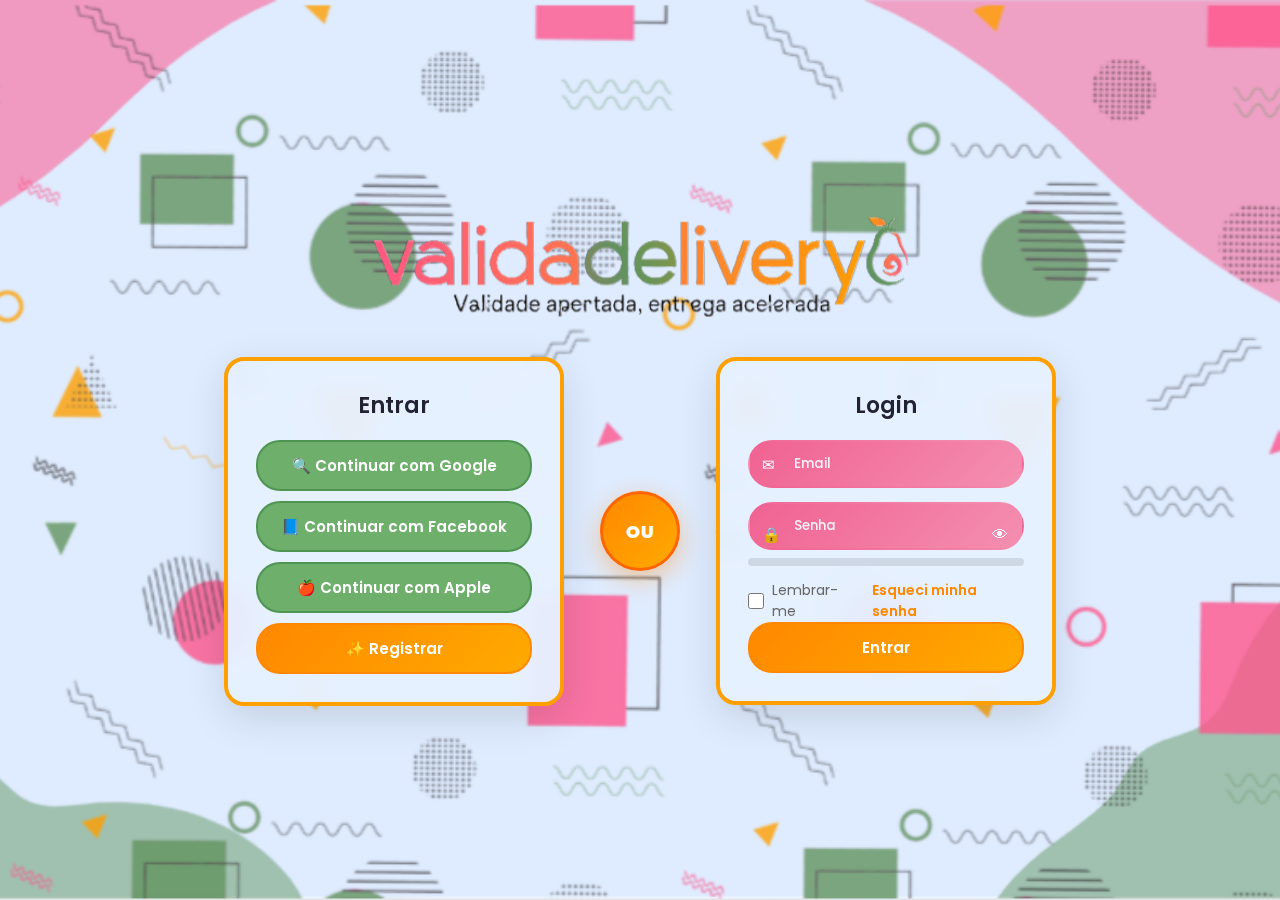
<file: index.html>
<!DOCTYPE html>
<html lang="pt-br">

<head>
  <meta charset="UTF-8" />
  <meta name="viewport" content="width=device-width, initial-scale=1.0" />
  <meta name="description" content="Sistema de login do Valida Delivery - Entre com sua conta ou registre-se">
  <title>Valida Delivery - Login</title>
  
  <!-- Google Fonts -->
  <link href="https://fonts.googleapis.com/css2?family=Poppins:wght@400;500;600;700;800&display=swap" rel="stylesheet">
  
  <!-- CSS Externo -->
  <link rel="stylesheet" href="style.css">
</head>

<body>
  <!-- Logo sobre os cards -->
  <header class="logo-header">
    <img src="img/Captura de tela 2025-09-29 160154.PNG" alt="Logo Valida Delivery" class="logo">
  </header>

  <!-- Container de notificações -->
  <div id="notification-container" aria-live="polite" aria-atomic="true"></div>

  <!-- Conteúdo principal -->
  <div class="wrap" role="main">

    <!-- Card de login social -->
    <div class="card" aria-labelledby="social-title">
      <h2 id="social-title">Entrar</h2>
      
      <button 
        type="button"
        class="btn social" 
        onclick="loginWithProvider(event, 'google')" 
        aria-label="Entrar com Google">
        🔍 Continuar com Google
      </button>
      
      <button 
        type="button"
        class="btn social" 
        onclick="loginWithProvider(event, 'facebook')" 
        aria-label="Entrar com Facebook">
        📘 Continuar com Facebook
      </button>
      
      <button 
        type="button"
        class="btn social" 
        onclick="loginWithProvider(event, 'apple')" 
        aria-label="Entrar com Apple">
        🍎 Continuar com Apple
      </button>
      
      <button 
        type="button"
        class="btn primary" 
        onclick="showRegister()" 
        aria-label="Registrar nova conta">
        ✨ Registrar
      </button>
    </div>

    <!-- Divisor OU -->
    <div class="ou" aria-hidden="true">OU</div>

    <!-- Card de login -->
    <div class="card" aria-labelledby="login-title">
      <h2 id="login-title">Login</h2>
      
      <form id="loginForm" novalidate>
        
        <!-- Campo de Email -->
        <div class="input-group" id="email-group">
          <span class="icon" aria-hidden="true">✉</span>
          <input 
            id="email" 
            name="email" 
            type="email" 
            placeholder="Email" 
            autocomplete="email" 
            aria-describedby="email-error" 
            aria-required="true" 
            required 
          />
          <div class="error-message" id="email-error" role="alert">
            Email inválido
          </div>
        </div>

        <!-- Campo de Senha -->
        <div class="input-group" id="password-group">
          <span class="icon" aria-hidden="true">🔒</span>
          <input 
            id="password" 
            name="password" 
            type="password" 
            placeholder="Senha" 
            autocomplete="current-password" 
            minlength="6" 
            aria-describedby="password-error" 
            aria-required="true" 
            required 
          />
          <span 
            class="eye-icon" 
            role="button" 
            tabindex="0" 
            aria-label="Mostrar senha" 
            id="eyeBtn">
            👁
          </span>
          <div class="error-message" id="password-error" role="alert">
            Senha inválida (mínimo 6 caracteres, contenha letras e números)
          </div>

          <!-- Barra de força da senha -->
          <div class="strength" aria-hidden="true">
            <i id="strengthBar"></i>
          </div>
          <div id="strengthText"></div>
        </div>

        <!-- Links adicionais -->
        <div class="additional">
          <label class="remember">
            <input id="remember" type="checkbox" aria-label="Lembrar login" /> 
            Lembrar-me
          </label>
          <a href="#" class="forgot" onclick="forgotPassword(event)">
            Esqueci minha senha
          </a>
        </div>

        <!-- Botão de login -->
        <button type="submit" class="btn primary login-btn">
          Entrar
        </button>
      </form>
    </div>

  </div>

  <!-- JavaScript Externo -->
  <script src="script-delevery.js"></script>
</body>
</html>
</file>
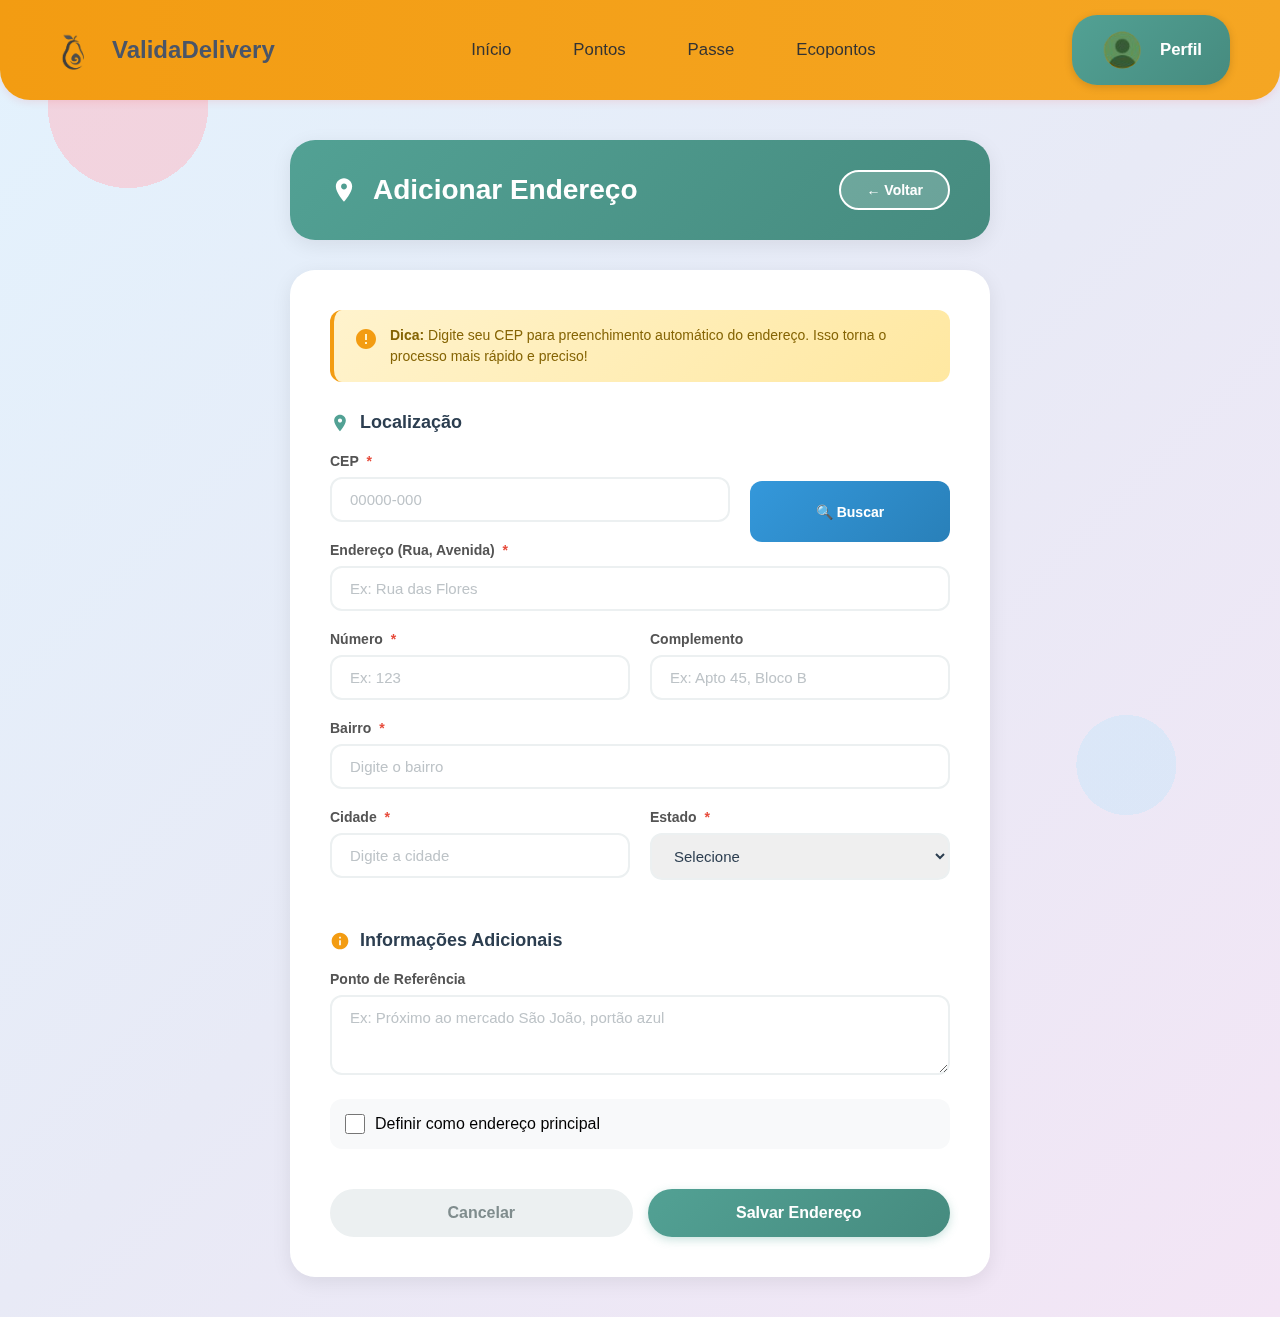
<file: adicionarendereco.html>
<!DOCTYPE html>
<html lang="pt-BR">
<head>
    <meta charset="UTF-8">
    <meta name="viewport" content="width=device-width, initial-scale=1.0">
    <title>Adicionar Endereço - Validade Delivery</title>
    <link rel="stylesheet" href="adicionarendereco.css"
    <link href="https://fonts.googleapis.com/css2?family=Poppins:wght@400;600;700&display=swap" rel="stylesheet">
    <link href="https://fonts.cdnfonts.com/css/instagram-sans" rel="stylesheet">
</head>
<body>
    <!-- Header -->
    <header>
        <div class="logo">
            <img src="img/Captura de tela 2025-10-06 162710.png" alt="Logo ValidaDelivery" width="50">
            <span class="logo-text">ValidaDelivery</span>
        </div>
        <nav>
            <a href="teladepedidos.html">Início</a>
            <a href="#pontos">Pontos</a>
            <a href="#passe">Passe</a>
            <a href="#ecopontos">Ecopontos</a>
        </nav>
        <button class="perfil-btn">
            <img src="img/Captura_de_tela_2025-10-22_165502-removebg-preview (1).png" width="50">
            <span>Perfil</span>
        </button>
    </header>

    <div class="container">
        <!-- Page Header -->
        <div class="page-header">
            <div class="page-title">
                <svg width="28" height="28" viewBox="0 0 24 24">
                    <path d="M12 2C8.13 2 5 5.13 5 9c0 5.25 7 13 7 13s7-7.75 7-13c0-3.87-3.13-7-7-7zm0 9.5c-1.38 0-2.5-1.12-2.5-2.5s1.12-2.5 2.5-2.5 2.5 1.12 2.5 2.5-1.12 2.5-2.5 2.5z"/>
                </svg>
                <h1>Adicionar Endereço</h1>
            </div>
            <a href="perfil.html" class="back-btn">← Voltar</a>
        </div>

        <!-- Success Message -->
        <div class="success-message" id="successMessage">
            <svg width="24" height="24" viewBox="0 0 24 24" fill="white">
                <path d="M9 16.17L4.83 12l-1.42 1.41L9 19 21 7l-1.41-1.41z"/>
            </svg>
            Endereço salvo com sucesso!
        </div>

        <!-- Form Card -->
        <div class="form-card">
            <!-- Dica -->
            <div class="address-tip">
                <svg width="24" height="24" viewBox="0 0 24 24" fill="#F39C12">
                    <path d="M12 2C6.48 2 2 6.48 2 12s4.48 10 10 10 10-4.48 10-10S17.52 2 12 2zm1 15h-2v-2h2v2zm0-4h-2V7h2v6z"/>
                </svg>
                <div class="address-tip-text">
                    <strong>Dica:</strong> Digite seu CEP para preenchimento automático do endereço. Isso torna o processo mais rápido e preciso!
                </div>
            </div>

            <!-- Form -->
            <form id="addAddressForm">
                <!-- Localização do Endereço -->
                <div class="form-section">
                    <h3>
                        <svg width="20" height="20" viewBox="0 0 24 24" fill="#52A194">
                            <path d="M12 2C8.13 2 5 5.13 5 9c0 5.25 7 13 7 13s7-7.75 7-13c0-3.87-3.13-7-7-7zm0 9.5c-1.38 0-2.5-1.12-2.5-2.5s1.12-2.5 2.5-2.5 2.5 1.12 2.5 2.5-1.12 2.5-2.5 2.5z"/>
                        </svg>
                        Localização
                    </h3>

                    <div class="form-row-3">
                        <div class="form-group">
                            <label for="cep">CEP <span class="required">*</span></label>
                            <input type="text" id="cep" name="cep" placeholder="00000-000" required>
                        </div>
                        <button type="button" class="cep-search-btn" id="searchCep">🔍 Buscar</button>
                    </div>

                    <div class="form-group">
                        <label for="logradouro">Endereço (Rua, Avenida) <span class="required">*</span></label>
                        <input type="text" id="logradouro" name="logradouro" placeholder="Ex: Rua das Flores" required>
                    </div>

                    <div class="form-row">
                        <div class="form-group">
                            <label for="numero">Número <span class="required">*</span></label>
                            <input type="text" id="numero" name="numero" placeholder="Ex: 123" required>
                        </div>

                        <div class="form-group">
                            <label for="complemento">Complemento</label>
                            <input type="text" id="complemento" name="complemento" placeholder="Ex: Apto 45, Bloco B">
                        </div>
                    </div>

                    <div class="form-group">
                        <label for="bairro">Bairro <span class="required">*</span></label>
                        <input type="text" id="bairro" name="bairro" placeholder="Digite o bairro" required>
                    </div>

                    <div class="form-row">
                        <div class="form-group">
                            <label for="cidade">Cidade <span class="required">*</span></label>
                            <input type="text" id="cidade" name="cidade" placeholder="Digite a cidade" required>
                        </div>

                        <div class="form-group">
                            <label for="estado">Estado <span class="required">*</span></label>
                            <select id="estado" name="estado" required>
                                <option value="">Selecione</option>
                                <option value="AC">Acre</option>
                                <option value="AL">Alagoas</option>
                                <option value="AP">Amapá</option>
                                <option value="AM">Amazonas</option>
                                <option value="BA">Bahia</option>
                                <option value="CE">Ceará</option>
                                <option value="DF">Distrito Federal</option>
                                <option value="ES">Espírito Santo</option>
                                <option value="GO">Goiás</option>
                                <option value="MA">Maranhão</option>
                                <option value="MT">Mato Grosso</option>
                                <option value="MS">Mato Grosso do Sul</option>
                                <option value="MG">Minas Gerais</option>
                                <option value="PA">Pará</option>
                                <option value="PB">Paraíba</option>
                                <option value="PR">Paraná</option>
                                <option value="PE">Pernambuco</option>
                                <option value="PI">Piauí</option>
                                <option value="RJ">Rio de Janeiro</option>
                                <option value="RN">Rio Grande do Norte</option>
                                <option value="RS">Rio Grande do Sul</option>
                                <option value="RO">Rondônia</option>
                                <option value="RR">Roraima</option>
                                <option value="SC">Santa Catarina</option>
                                <option value="SP">São Paulo</option>
                                <option value="SE">Sergipe</option>
                                <option value="TO">Tocantins</option>
                            </select>
                        </div>
                    </div>
                </div>

                <!-- Informações Adicionais -->
                <div class="form-section">
                    <h3>
                        <svg width="20" height="20" viewBox="0 0 24 24" fill="#F39C12">
                            <path d="M12 2C6.48 2 2 6.48 2 12s4.48 10 10 10 10-4.48 10-10S17.52 2 12 2zm1 15h-2v-6h2v6zm0-8h-2V7h2v2z"/>
                        </svg>
                        Informações Adicionais
                    </h3>

                    <div class="form-group">
                        <label for="pontoReferencia">Ponto de Referência</label>
                        <textarea id="pontoReferencia" name="pontoReferencia" placeholder="Ex: Próximo ao mercado São João, portão azul"></textarea>
                    </div>

                    <div class="checkbox-group">
                        <input type="checkbox" id="enderecoPrincipal" name="enderecoPrincipal">
                        <label for="enderecoPrincipal">Definir como endereço principal</label>
                    </div>
                </div>

                <!-- Form Actions -->
                <div class="form-actions">
                    <button type="button" class="btn-cancel" onclick="window.location.href='perfil.html'">Cancelar</button>
                    <button type="submit" class="btn-save">Salvar Endereço</button>
                </div>
            </form>
        </div>
    </div>
    <script src="adicionarendereco.js"></script>
</script>
</body>
</html>
</file>
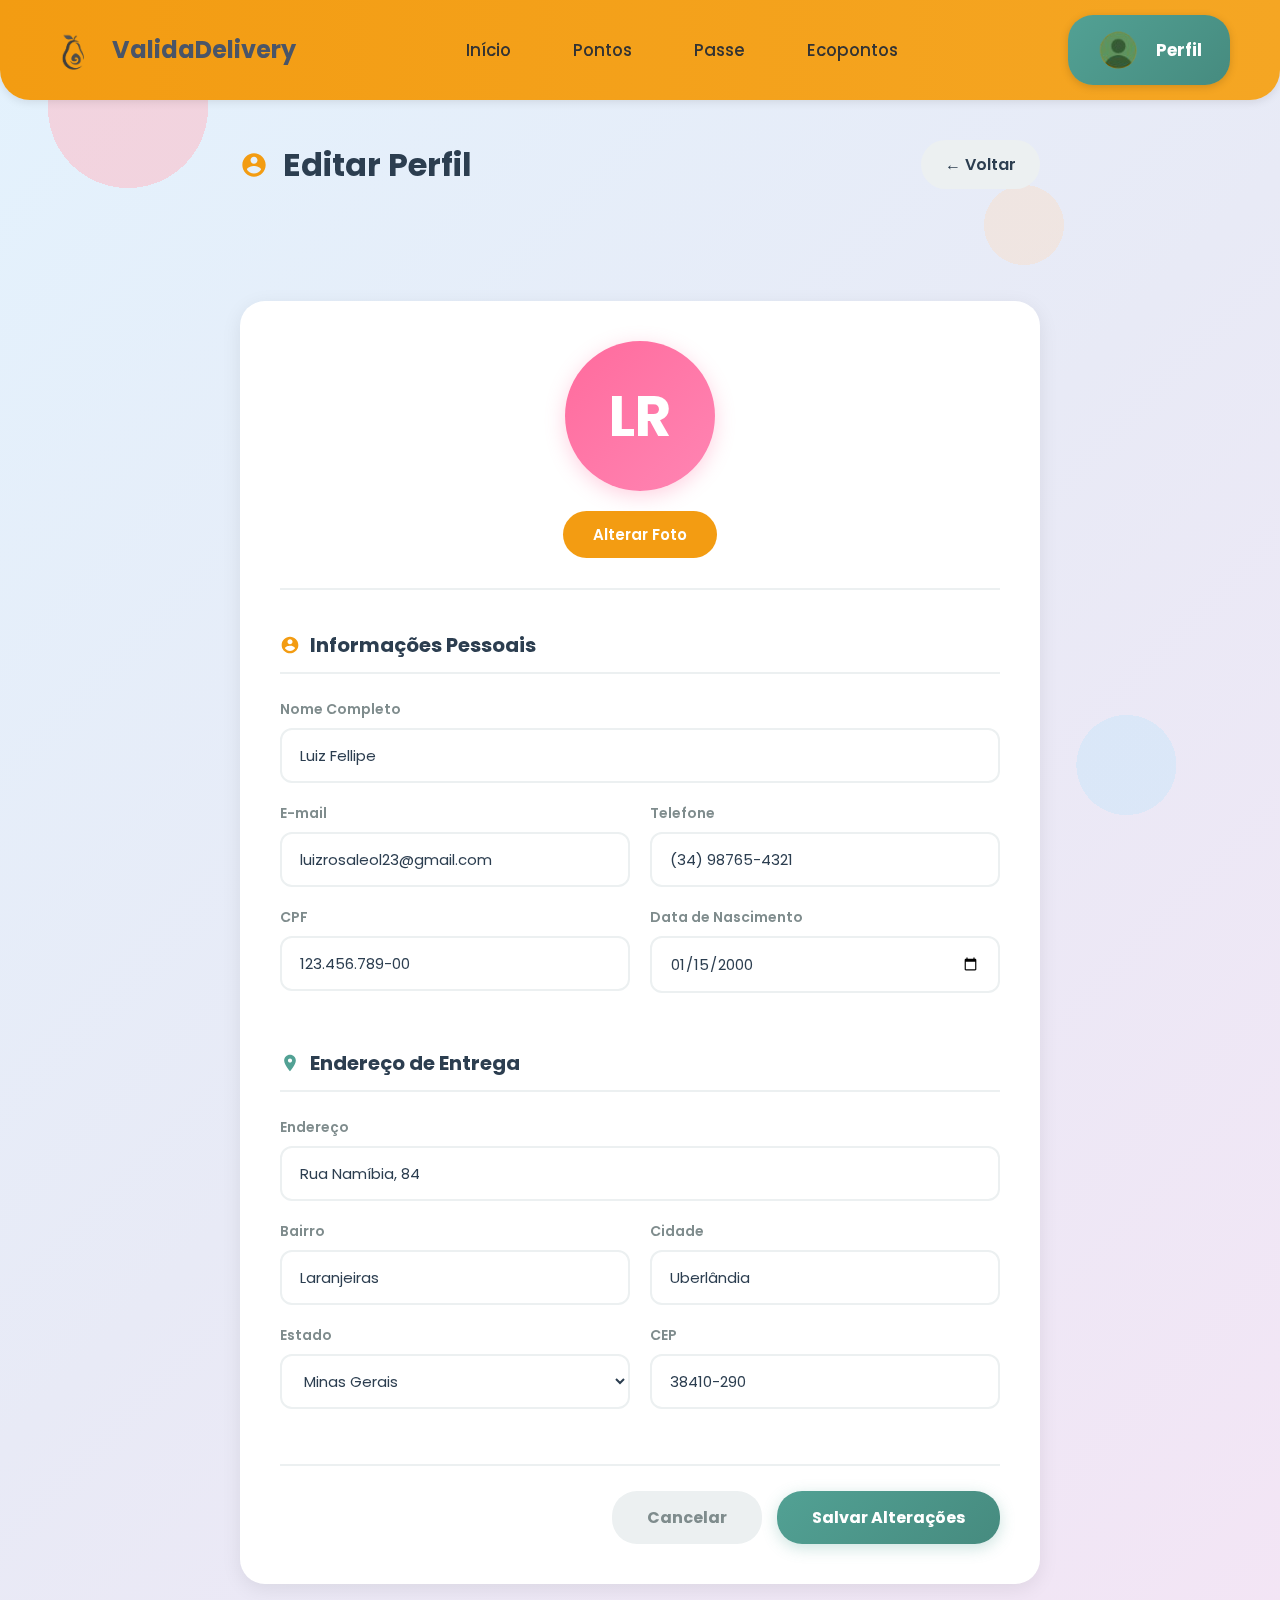
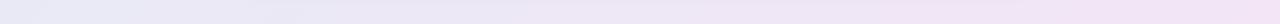
<file: editarperfil.html>
<!DOCTYPE html>
<html lang="pt-BR">
<head>
    <meta charset="UTF-8">
    <meta name="viewport" content="width=device-width, initial-scale=1.0">
    <title>Editar Perfil - Validade Delivery</title>
    <link rel="stylesheet" href="editarperfil.css">
    <link href="https://fonts.googleapis.com/css2?family=Poppins:wght@400;600;700&display=swap" rel="stylesheet">
    <link href="https://fonts.cdnfonts.com/css/instagram-sans" rel="stylesheet">
</head>
<body>
    <!-- Header -->
    <header>
        <div class="logo">
            <img src="img/Captura de tela 2025-10-06 162710.png" alt="Logo ValidaDelivery" width="50">
            <span class="logo-text">ValidaDelivery</span>
        </div>
        <nav>
            <a href="teladepedidos.html">Início</a>
            <a href="#pontos">Pontos</a>
            <a href="#passe">Passe</a>
            <a href="#ecopontos">Ecopontos</a>
        </nav>
        <button class="perfil-btn">
            <img src="img/Captura_de_tela_2025-10-22_165502-removebg-preview (1).png" width="50">
            <span>Perfil</span>
        </button>
    </header>

    <div class="container">
        <!-- Page Header -->
        <div class="page-header">
            <div class="page-title">
                <svg width="28" height="28" viewBox="0 0 24 24">
                    <path d="M12 2C6.48 2 2 6.48 2 12s4.48 10 10 10 10-4.48 10-10S17.52 2 12 2zm0 3c1.66 0 3 1.34 3 3s-1.34 3-3 3-3-1.34-3-3 1.34-3 3-3zm0 14.2c-2.5 0-4.71-1.28-6-3.22.03-1.99 4-3.08 6-3.08 1.99 0 5.97 1.09 6 3.08-1.29 1.94-3.5 3.22-6 3.22z"/>
                </svg>
                <h1>Editar Perfil</h1>
            </div>
            <a href="perfil.html" class="back-btn">← Voltar</a>
        </div>

        <!-- Success Message -->
        <div class="success-message" id="successMessage">
            <svg width="24" height="24" viewBox="0 0 24 24" fill="white">
                <path d="M9 16.17L4.83 12l-1.42 1.41L9 19 21 7l-1.41-1.41z"/>
            </svg>
            Perfil atualizado com sucesso!
        </div>

        <!-- Form Card -->
        <div class="form-card">
            <!-- Avatar Section -->
            <div class="avatar-section">
                <div class="avatar-preview" id="avatarPreview">
                    LR
                    <img id="avatarImage" alt="Avatar">
                </div>
                <input type="file" id="avatarInput" accept="image/*" style="display: none;">
                <button type="button" class="change-avatar-btn" id="changeAvatarBtn">Alterar Foto</button>
            </div>

            <!-- Form -->
            <form id="editProfileForm">
                <!-- Informações Pessoais -->
                <div class="form-section">
                    <h3>
                        <svg width="20" height="20" viewBox="0 0 24 24" fill="#F39C12">
                            <path d="M12 2C6.48 2 2 6.48 2 12s4.48 10 10 10 10-4.48 10-10S17.52 2 12 2zm0 3c1.66 0 3 1.34 3 3s-1.34 3-3 3-3-1.34-3-3 1.34-3 3-3zm0 14.2c-2.5 0-4.71-1.28-6-3.22.03-1.99 4-3.08 6-3.08 1.99 0 5.97 1.09 6 3.08-1.29 1.94-3.5 3.22-6 3.22z"/>
                        </svg>
                        Informações Pessoais
                    </h3>
                    
                    <div class="form-group">
                        <label for="nomeCompleto">Nome Completo</label>
                        <input type="text" id="nomeCompleto" name="nomeCompleto" value="Luiz Fellipe" placeholder="Digite seu nome completo">
                    </div>

                    <div class="form-row">
                        <div class="form-group">
                            <label for="email">E-mail</label>
                            <input type="email" id="email" name="email" value="luizrosaleol23@gmail.com" placeholder="seu@email.com">
                        </div>

                        <div class="form-group">
                            <label for="telefone">Telefone</label>
                            <input type="tel" id="telefone" name="telefone" value="(34) 98765-4321" placeholder="(00) 00000-0000">
                        </div>
                    </div>

                    <div class="form-row">
                        <div class="form-group">
                            <label for="cpf">CPF</label>
                            <input type="text" id="cpf" name="cpf" value="123.456.789-00" placeholder="000.000.000-00">
                        </div>

                        <div class="form-group">
                            <label for="dataNascimento">Data de Nascimento</label>
                            <input type="date" id="dataNascimento" name="dataNascimento" value="2000-01-15">
                        </div>
                    </div>
                </div>

                <!-- Endereço -->
                <div class="form-section">
                    <h3>
                        <svg width="20" height="20" viewBox="0 0 24 24" fill="#52A194">
                            <path d="M12 2C8.13 2 5 5.13 5 9c0 5.25 7 13 7 13s7-7.75 7-13c0-3.87-3.13-7-7-7zm0 9.5c-1.38 0-2.5-1.12-2.5-2.5s1.12-2.5 2.5-2.5 2.5 1.12 2.5 2.5-1.12 2.5-2.5 2.5z"/>
                        </svg>
                        Endereço de Entrega
                    </h3>

                    <div class="form-group">
                        <label for="endereco">Endereço</label>
                        <input type="text" id="endereco" name="endereco" value="Rua Namíbia, 84" placeholder="Rua, número">
                    </div>

                    <div class="form-row">
                        <div class="form-group">
                            <label for="bairro">Bairro</label>
                            <input type="text" id="bairro" name="bairro" value="Laranjeiras" placeholder="Digite o bairro">
                        </div>

                        <div class="form-group">
                            <label for="cidade">Cidade</label>
                            <input type="text" id="cidade" name="cidade" value="Uberlândia" placeholder="Digite a cidade">
                        </div>
                    </div>

                    <div class="form-row">
                        <div class="form-group">
                            <label for="estado">Estado</label>
                            <select id="estado" name="estado">
                                <option value="MG" selected>Minas Gerais</option>
                                <option value="SP">São Paulo</option>
                                <option value="RJ">Rio de Janeiro</option>
                                <option value="ES">Espírito Santo</option>
                            </select>
                        </div>

                        <div class="form-group">
                            <label for="cep">CEP</label>
                            <input type="text" id="cep" name="cep" value="38410-290" placeholder="00000-000">
                        </div>
                    </div>
                </div>

                <!-- Form Actions -->
                <div class="form-actions">
                    <button type="button" class="btn-cancel" onclick="window.location.href='perfil.html'">Cancelar</button>
                    <button type="submit" class="btn-save">Salvar Alterações</button>
                </div>
            </form>
        </div>
    </div>
    <script src="editarperfil.js"></script>
    </script>
</body>
</html>
</file>
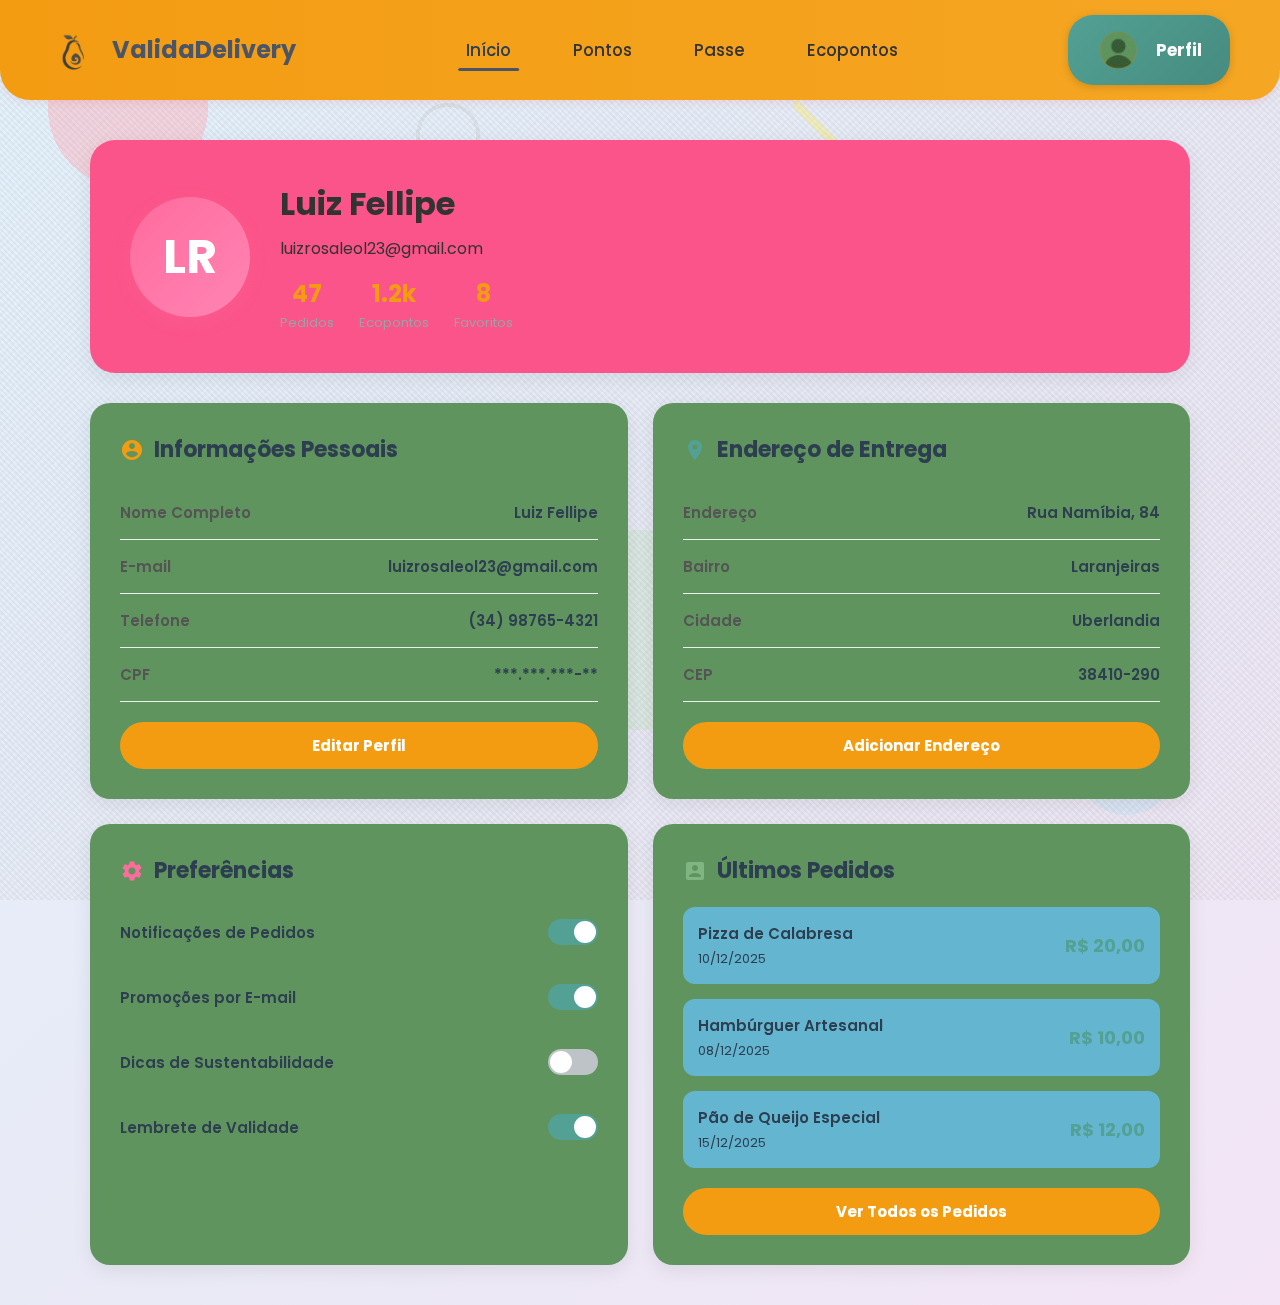
<file: perfil.html>
<!DOCTYPE html>
<html lang="pt-BR">
<head>
    <meta charset="UTF-8">
    <meta name="viewport" content="width=device-width, initial-scale=1.0">
    <title>Perfil - Validade Delivery</title>
    <link rel="stylesheet" href="perfil.css">
    <link href="https://fonts.googleapis.com/css2?family=Poppins:wght@400;600;700&display=swap" rel="stylesheet">
    <link href="https://fonts.cdnfonts.com/css/instagram-sans" rel="stylesheet">
</head>
<body>
    <!-- Header -->
    <header>
        <div class="logo">
            <img src="img/Captura de tela 2025-10-06 162710.png" alt="Logo ValidaDelivery" width="50">
            <span class="logo-text">ValidaDelivery</span>
        </div>
        <nav>
            <a href="http://127.0.0.1:5500/ValidadeDelivery/teladepedidos.html" class="active">Início</a>
            <a href="#pontos">Pontos</a>
            <a href="#passe">Passe</a>
            <a href="#ecopontos">Ecopontos</a>
        </nav>
        <button class="perfil-btn">
            <img src="img/Captura_de_tela_2025-10-22_165502-removebg-preview (1).png" width="50">
            <span>Perfil</span>
        </button>
    </header>
 
    <div class="carousel-dots"></div>

    <div class="container">
        <div class="profile-header">
            <div class="profile-avatar">LR</div>
            <div class="profile-info">
                <h1>Luiz Fellipe</h1>
                <p>luizrosaleol23@gmail.com</p>
                <div class="profile-stats">
                    <div class="stat-item">
                        <div class="stat-number">47</div>
                        <div class="stat-label">Pedidos</div>
                    </div>
                    <div class="stat-item">
                        <div class="stat-number">1.2k</div>
                        <div class="stat-label">Ecopontos</div>
                    </div>
                    <div class="stat-item">
                        <div class="stat-number">8</div>
                        <div class="stat-label">Favoritos</div>
                    </div>
                </div>
            </div>
        </div>

        <div class="profile-sections">
            <div class="section-card">
                <h2>
                    <svg width="24" height="24" viewBox="0 0 24 24" fill="#F39C12">
                        <path d="M12 2C6.48 2 2 6.48 2 12s4.48 10 10 10 10-4.48 10-10S17.52 2 12 2zm0 3c1.66 0 3 1.34 3 3s-1.34 3-3 3-3-1.34-3-3 1.34-3 3-3zm0 14.2c-2.5 0-4.71-1.28-6-3.22.03-1.99 4-3.08 6-3.08 1.99 0 5.97 1.09 6 3.08-1.29 1.94-3.5 3.22-6 3.22z"/>
                    </svg>
                    Informações Pessoais
                </h2>
                <div class="info-row">
                    <span class="info-label">Nome Completo</span>
                    <span class="info-value">Luiz Fellipe</span>
                </div>
                <div class="info-row">
                    <span class="info-label">E-mail</span>
                    <span class="info-value">luizrosaleol23@gmail.com</span>
                </div>
                <div class="info-row">
                    <span class="info-label">Telefone</span>
                    <span class="info-value">(34) 98765-4321</span>
                </div>
                <div class="info-row">
                    <span class="info-label">CPF</span>
                    <span class="info-value">***.***.***-**</span>
                </div>
                <a href="http://127.0.0.1:5500/editarperfil.html">
                    <button class="edit-btn" data-action="editar-perfil">Editar Perfil</button>
                </a>
            </div>

            <div class="section-card">
                <h2>
                    <svg width="24" height="24" viewBox="0 0 24 24" fill="#52A194">
                        <path d="M12 2C8.13 2 5 5.13 5 9c0 5.25 7 13 7 13s7-7.75 7-13c0-3.87-3.13-7-7-7zm0 9.5c-1.38 0-2.5-1.12-2.5-2.5s1.12-2.5 2.5-2.5 2.5 1.12 2.5 2.5-1.12 2.5-2.5 2.5z"/>
                    </svg>
                    Endereço de Entrega
                </h2>
                <div class="info-row">
                    <span class="info-label">Endereço</span>
                    <span class="info-value">Rua Namíbia, 84</span>
                </div>
                <div class="info-row">
                    <span class="info-label">Bairro</span>
                    <span class="info-value">Laranjeiras</span>
                </div>
                <div class="info-row">
                    <span class="info-label">Cidade</span>
                    <span class="info-value">Uberlandia</span>
                </div>
                <div class="info-row">
                    <span class="info-label">CEP</span>
                    <span class="info-value">38410-290</span>
                </div>
                <a href="http://127.0.0.1:5500/adicionarendereco.html">
                    <button class="edit-btn" data-action="adicionar-endereco">Adicionar Endereço</button>
                </a>
            </div>

            <div class="section-card">
                <h2>
                    <svg width="24" height="24" viewBox="0 0 24 24" fill="#FF6B9D">
                        <path d="M19.14 12.94c.04-.3.06-.61.06-.94 0-.32-.02-.64-.07-.94l2.03-1.58c.18-.14.23-.41.12-.61l-1.92-3.32c-.12-.22-.37-.29-.59-.22l-2.39.96c-.5-.38-1.03-.7-1.62-.94L14.4 2.81c-.04-.24-.24-.41-.48-.41h-3.84c-.24 0-.43.17-.47.41l-.36 2.54c-.59.24-1.13.57-1.62.94l-2.39-.96c-.22-.08-.47 0-.59.22L2.74 8.87c-.12.21-.08.47.12.61l2.03 1.58c-.05.3-.09.63-.09.94s.02.64.07.94l-2.03 1.58c-.18.14-.23.41-.12.61l1.92 3.32c.12.22.37.29.59.22l2.39-.96c.5.38 1.03.7 1.62.94l.36 2.54c.05.24.24.41.48.41h3.84c.24 0 .44-.17.47-.41l.36-2.54c.59-.24 1.13-.56 1.62-.94l2.39.96c.22.08.47 0 .59-.22l1.92-3.32c.12-.22.07-.47-.12-.61l-2.01-1.58zM12 15.6c-1.98 0-3.6-1.62-3.6-3.6s1.62-3.6 3.6-3.6 3.6 1.62 3.6 3.6-1.62 3.6-3.6 3.6z"/>
                    </svg>
                    Preferências
                </h2>
                <div class="preferences-grid">
                    <div class="preference-item">
                        <span class="preference-label">Notificações de Pedidos</span>
                        <div class="toggle-switch active" onclick="this.classList.toggle('active')"></div>
                    </div>
                    <div class="preference-item">
                        <span class="preference-label">Promoções por E-mail</span>
                        <div class="toggle-switch active" onclick="this.classList.toggle('active')"></div>
                    </div>
                    <div class="preference-item">
                        <span class="preference-label">Dicas de Sustentabilidade</span>
                        <div class="toggle-switch" onclick="this.classList.toggle('active')"></div>
                    </div>
                    <div class="preference-item">
                        <span class="preference-label">Lembrete de Validade</span>
                        <div class="toggle-switch active" onclick="this.classList.toggle('active')"></div>
                    </div>
                </div>
            </div>

            <div class="section-card">
                <h2>
                    <svg width="24" height="24" viewBox="0 0 24 24" fill="#7FB582">
                        <path d="M19 3H5c-1.11 0-2 .9-2 2v14c0 1.1.89 2 2 2h14c1.11 0 2-.9 2-2V5c0-1.1-.89-2-2-2zm-7 3c1.65 0 3 1.35 3 3s-1.35 3-3 3-3-1.35-3-3 1.35-3 3-3zm6 12H6v-1c0-2 4-3.1 6-3.1s6 1.1 6 3.1v1z"/>
                    </svg>
                    Últimos Pedidos
                </h2>
                <div class="orders-list">
                    <div class="order-item">
                        <div class="order-info">
                            <div class="order-name">Pizza de Calabresa</div>
                            <div class="order-date">10/12/2025</div>
                        </div>
                        <div class="order-price">R$ 20,00</div>
                    </div>
                    <div class="order-item">
                        <div class="order-info">
                            <div class="order-name">Hambúrguer Artesanal</div>
                            <div class="order-date">08/12/2025</div>
                        </div>
                        <div class="order-price">R$ 10,00</div>
                    </div>
                    <div class="order-item">
                        <div class="order-info">
                            <div class="order-name">Pão de Queijo Especial</div>
                            <div class="order-date">15/12/2025</div>
                        </div>
                        <div class="order-price">R$ 12,00</div>
                    </div>
                </div>
                <a href="todosospedidos.html">
                    <button class="edit-btn" data-action="ver-pedidos">Ver Todos os Pedidos</button>
                </a>
            </div>
        </div>
    </div> 
    <script src="perfil.js"></script>
</body>
</html>
</file>
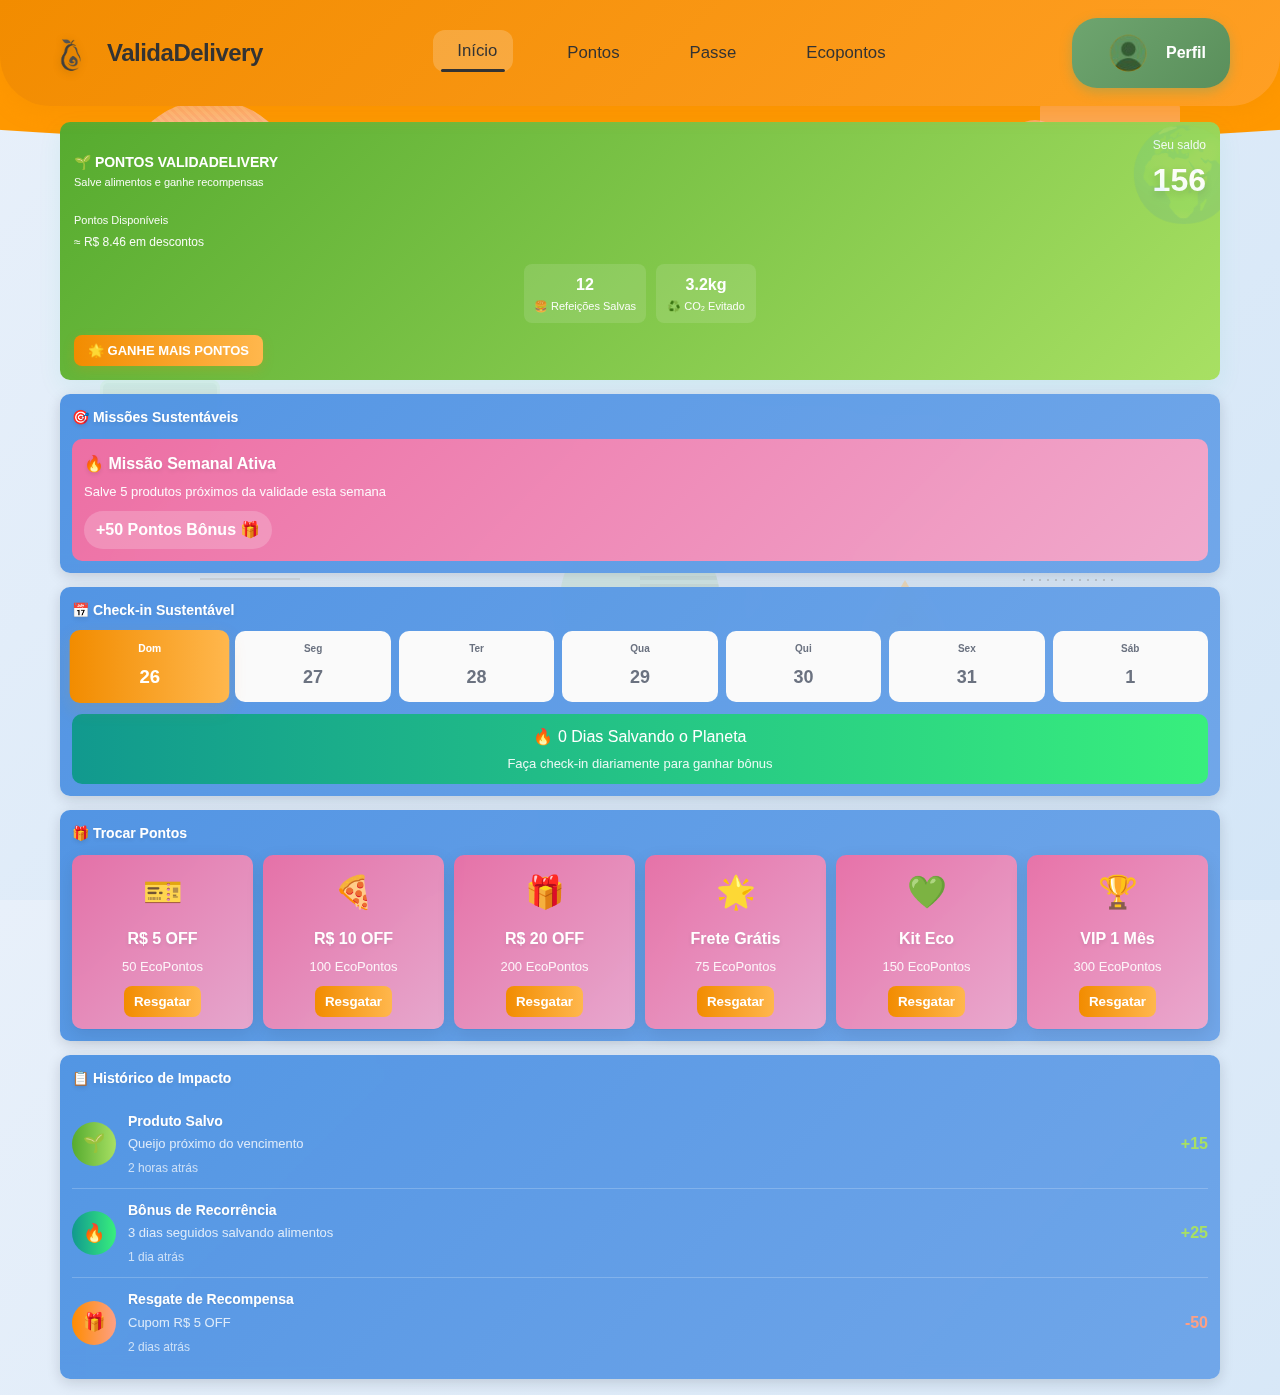
<file: pontos.html>
<!DOCTYPE html>
<html lang="pt-BR">
<head>
  <meta charset="utf-8" />
  <meta name="viewport" content="width=device-width,initial-scale=1" />
  <title>Pontos - ValidaDelivery</title>
  <link rel="stylesheet" href="pontos.css">
</head>
<body>
  <!-- Formas geométricas decorativas -->
  <div class="geo-shape"></div>
  <div class="geo-shape"></div>
  <div class="geo-shape"></div>
  <div class="geo-shape"></div>
  <div class="geo-shape"></div>
  <div class="geo-shape"></div>
  <div class="geo-shape"></div>
  <div class="geo-shape"></div>
  <div class="geo-shape"></div>
  <div class="geo-shape"></div>
  <div class="geo-shape"></div>
  <div class="geo-shape"></div>
  <div class="geo-shape"></div>
  <div class="geo-shape"></div>
  <div class="geo-shape"></div>
  <div class="geo-shape"></div>

  <!-- Header -->
  <header>
    <div class="logo">
      <img src="img/Captura de tela 2025-10-06 162710.png" alt="ValidaDelivery Logo" class="logo-icon">
      <span class="logo-text">ValidaDelivery</span>
    </div>
    <nav>
      <a href="#" class="nav-link active">
        <span class="nav-icon"></span>
        Início
      </a>
      <a href="#" class="nav-link">
        <span class="nav-icon"></span>
        Pontos
      </a>
      <a href="passe.html" class="nav-link">
        <span class="nav-icon"></span>
        Passe
      </a>
      <a href="#" class="nav-link">
        <span class="nav-icon"></span>
        Ecopontos
      </a>
    </nav>
    <a href="perfil.html" class="perfil">
      <span class="perfil-icon"></span>
      <img src="img/Captura_de_tela_2025-10-22_165502-removebg-preview (1).png"git config --global user.email "luizrosaleo123@gmail.com" width="50"
      <span>Perfil</span>
    </a>
  </header>

  <div class="wrap" role="application" aria-label="Painel EcoPontos">
    <div class="content">
      <!-- points -->
      <section class="points-card" aria-labelledby="pointsTitle">
        <div class="points-top">
          <div>
            <div id="pointsTitle" class="points-title">🌱 PONTOS VALIDADELIVERY</div>
            <div class="points-sub">Salve alimentos e ganhe recompensas</div>
          </div>
          <div style="text-align:right">
            <div style="font-size:12px; color: rgba(255,255,255,0.95)">Seu saldo</div>
            <div id="pointsDisplay" class="points-value" aria-live="polite">156</div>
          </div>
        </div>

        <div class="points-label">Pontos Disponíveis</div>
        <div id="moneyApprox" class="points-value-money">≈ R$ 8,45 em descontos</div>

        <div class="impact-grid" role="list">
          <div class="impact" role="listitem">
            <div class="num" id="mealsSaved">12</div>
            <div class="lbl">🍔 Refeições Salvas</div>
          </div>
          <div class="impact" role="listitem">
            <div class="num" id="co2avoided">3.2kg</div>
            <div class="lbl">♻️ CO₂ Evitado</div>
          </div>
        </div>

        <button class="earn-btn" id="openEarn">🌟 GANHE MAIS PONTOS</button>
      </section>

      <!-- mission -->
      <section class="section">
        <h2>🎯 Missões Sustentáveis</h2>
        <div class="mission">
          <div class="title">🔥 Missão Semanal Ativa</div>
          <div class="desc">Salve 5 produtos próximos da validade esta semana</div>
          <div class="prize">+50 Pontos Bônus 🎁</div>
        </div>
      </section>

      <!-- checkin -->
      <section class="section">
        <h2>📅 Check-in Sustentável</h2>
        <div id="checkinGrid" class="checkin-grid" aria-label="grid de checkin">
          <!-- Days will be rendered by JS -->
        </div>

        <div class="streak" id="streakInfo">
          <div class="streak-title">🔥 0 Dias Salvando o Planeta</div>
          <div class="streak-desc">Faça check-in diariamente para ganhar bônus</div>
        </div>
      </section>

      <!-- rewards -->
      <section class="section">
        <h2>🎁 Trocar Pontos</h2>
        <div class="rewards-grid" id="rewardsGrid">
          <!-- rewards rendered by JS -->
        </div>
      </section>

      <!-- history -->
      <section class="section">
        <h2>📋 Histórico de Impacto</h2>
        <div id="historyList" aria-live="polite">
          <!-- history items -->
        </div>
      </section>
    </div>
  </div>

  <!-- Modal backdrop -->
  <div id="modalBackdrop" class="modal-backdrop" role="dialog" aria-modal="true" aria-hidden="true">
    <div class="modal" id="modalWindow" role="document">
      <h3 id="modalTitle">Modal</h3>
      <div id="modalBody" style="margin-top:8px"></div>
      <div style="display:flex; justify-content:flex-end; gap:8px; margin-top:12px">
        <button class="close" id="modalCancel">Fechar</button>
        <button class="close" id="modalConfirm" style="background:linear-gradient(90deg,var(--primary),var(--primary-light)); color:white">Confirmar</button>
      </div>
    </div>
  </div>

  <!-- Toast -->
  <div id="toast" class="toast" role="status" aria-live="polite"></div>
  <script src="pontos.js"></script>
</body>
</html>
</file>
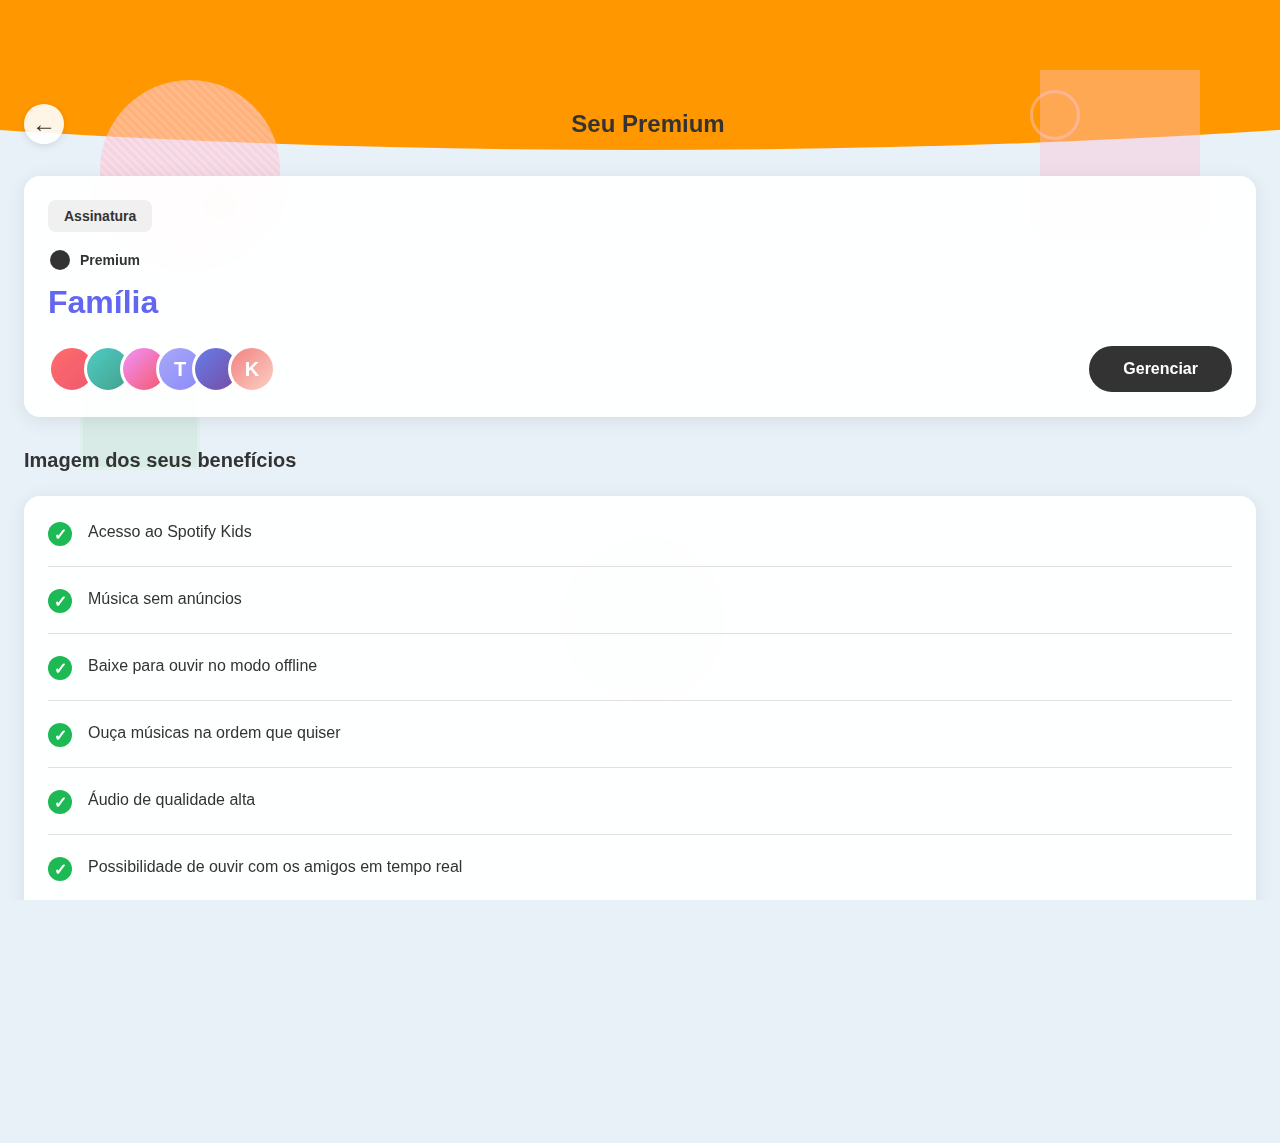
<file: site.html>
<!DOCTYPE html>
<html lang="pt-BR">
<head>
  <meta charset="utf-8" />
  <meta name="viewport" content="width=device-width,initial-scale=1" />
  <title>Seu Premium</title>
  <style>
    @font-face {
      font-family: 'Instagram Sans';
      src: url('https://db.onlinewebfonts.com/t/8e04479e7c003abe49b0b84820fe9e67.woff2') format('woff2');
      font-weight: normal;
      font-style: normal;
    }

    * {
      box-sizing: border-box;
      margin: 0;
      padding: 0;
    }

    html, body {
      height: 100%;
      width: 100%;
      overflow-x: hidden;
    }

    body {
      font-family: 'Instagram Sans', -apple-system, BlinkMacSystemFont, 'Segoe UI', Roboto, Helvetica, Arial, sans-serif;
      background: #e8f0f8;
      color: #fff;
      position: relative;
    }

    /* Onda laranja superior */
    body::before {
      content: '';
      position: fixed;
      top: 0;
      left: 0;
      right: 0;
      height: 150px;
      background: #ff9800;
      clip-path: ellipse(100% 100% at 50% 0%);
      z-index: 0;
    }

    /* Formas geométricas - Círculo rosa grande */
    .geo-1 {
      position: fixed;
      width: 180px;
      height: 180px;
      background: #ffc0d3;
      border-radius: 50%;
      top: 80px;
      left: 100px;
      opacity: 0.6;
      z-index: 0;
    }

    .geo-1::before {
      content: '';
      position: absolute;
      width: 100%;
      height: 100%;
      background-image: repeating-linear-gradient(
        45deg,
        transparent,
        transparent 3px,
        rgba(255, 255, 255, 0.3) 3px,
        rgba(255, 255, 255, 0.3) 6px
      );
      border-radius: 50%;
    }

    /* Anel rosa */
    .geo-2 {
      position: fixed;
      width: 50px;
      height: 50px;
      border: 3px solid #ffc0d3;
      border-radius: 50%;
      background: transparent;
      top: 90px;
      right: 200px;
      opacity: 0.5;
      z-index: 0;
    }

    /* Quadrado rosa */
    .geo-3 {
      position: fixed;
      width: 160px;
      height: 160px;
      background: #ffc0d3;
      opacity: 0.4;
      top: 70px;
      right: 80px;
      z-index: 0;
    }

    /* Quadrado verde menta */
    .geo-4 {
      position: fixed;
      width: 120px;
      height: 120px;
      background: #c8e6d5;
      border: 3px solid #d5f0e1;
      opacity: 0.5;
      top: 350px;
      left: 80px;
      z-index: 0;
    }

    /* Triângulos amarelos */
    .geo-5 {
      position: fixed;
      width: 0;
      height: 0;
      border-left: 20px solid transparent;
      border-right: 20px solid transparent;
      border-bottom: 35px solid #ffd54f;
      opacity: 0.6;
      top: 180px;
      left: 200px;
      z-index: 0;
    }

    /* Círculo verde menta grande */
    .geo-6 {
      position: fixed;
      width: 160px;
      height: 160px;
      background: #c8e6d5;
      border-radius: 50%;
      opacity: 0.5;
      bottom: 200px;
      left: 50%;
      transform: translateX(-50%);
      z-index: 0;
      overflow: hidden;
    }

    .geo-6::before {
      content: '';
      position: absolute;
      right: 0;
      top: 0;
      bottom: 0;
      width: 50%;
      background-image: repeating-linear-gradient(
        0deg,
        transparent,
        transparent 4px,
        rgba(0, 0, 0, 0.08) 4px,
        rgba(0, 0, 0, 0.08) 8px
      );
    }

    /* Círculo com pontos */
    .geo-7 {
      position: fixed;
      width: 100px;
      height: 100px;
      border-radius: 50%;
      bottom: 250px;
      right: 150px;
      opacity: 0.4;
      z-index: 0;
      background-image: radial-gradient(circle, #999 1.5px, transparent 1.5px);
      background-size: 8px 8px;
    }

    /* Container principal */
    .container {
      position: relative;
      z-index: 1;
      min-height: 100vh;
      background: transparent;
      margin-top: 80px;
      padding: 24px;
    }

    /* Header */
    .header {
      display: flex;
      align-items: center;
      margin-bottom: 32px;
      gap: 16px;
    }

    .back-btn {
      width: 40px;
      height: 40px;
      background: rgba(255, 255, 255, 0.9);
      border: none;
      color: #333;
      font-size: 24px;
      cursor: pointer;
      display: flex;
      align-items: center;
      justify-content: center;
      border-radius: 50%;
      box-shadow: 0 2px 8px rgba(0, 0, 0, 0.1);
    }

    .header-title {
      font-size: 24px;
      font-weight: 700;
      flex: 1;
      text-align: center;
      margin-right: 40px;
      color: #333;
    }

    /* Card de assinatura */
    .subscription-card {
      background: rgba(255, 255, 255, 0.95);
      border-radius: 16px;
      padding: 24px;
      margin-bottom: 32px;
      box-shadow: 0 4px 20px rgba(0, 0, 0, 0.08);
      backdrop-filter: blur(10px);
    }

    .subscription-badge {
      display: inline-block;
      background: #f0f0f0;
      padding: 8px 16px;
      border-radius: 8px;
      font-size: 14px;
      font-weight: 600;
      margin-bottom: 16px;
      color: #333;
    }

    .premium-logo {
      display: flex;
      align-items: center;
      gap: 8px;
      margin-bottom: 12px;
      color: #333;
    }

    .premium-logo svg {
      width: 24px;
      height: 24px;
    }

    .subscription-title {
      font-size: 32px;
      font-weight: 700;
      color: #6366f1;
      margin-bottom: 24px;
    }

    .members {
      display: flex;
      align-items: center;
      justify-content: space-between;
    }

    .avatars {
      display: flex;
      gap: -12px;
    }

    .avatar {
      width: 48px;
      height: 48px;
      border-radius: 50%;
      border: 3px solid #fff;
      margin-left: -12px;
    }

    .avatar:first-child {
      margin-left: 0;
    }

    .avatar-1 { background: linear-gradient(135deg, #ff6b6b, #ee5a6f); }
    .avatar-2 { background: linear-gradient(135deg, #4ecdc4, #44a08d); }
    .avatar-3 { background: linear-gradient(135deg, #f093fb, #f5576c); }
    .avatar-4 { background: linear-gradient(135deg, #a8a8f8, #8b8bf8); display: flex; align-items: center; justify-content: center; font-size: 20px; font-weight: 700; }
    .avatar-5 { background: linear-gradient(135deg, #667eea, #764ba2); }
    .avatar-6 { background: linear-gradient(135deg, #f38181, #fad0c4); display: flex; align-items: center; justify-content: center; font-size: 20px; font-weight: 700; }

    .manage-btn {
      background: #333;
      border: 2px solid #333;
      color: #fff;
      padding: 12px 32px;
      border-radius: 24px;
      font-weight: 700;
      font-size: 16px;
      cursor: pointer;
      transition: all 0.3s ease;
    }

    .manage-btn:hover {
      background: #222;
      border-color: #222;
    }

    /* Seção de benefícios */
    .benefits-section {
      margin-bottom: 32px;
    }

    .benefits-title {
      font-size: 20px;
      font-weight: 700;
      margin-bottom: 24px;
      color: #333;
    }

    .benefits-card {
      background: rgba(255, 255, 255, 0.95);
      border-radius: 16px;
      padding: 24px;
      box-shadow: 0 4px 20px rgba(0, 0, 0, 0.08);
      backdrop-filter: blur(10px);
    }

    .benefit-item {
      display: flex;
      align-items: flex-start;
      gap: 16px;
      margin-bottom: 20px;
      padding-bottom: 20px;
      border-bottom: 1px solid #e0e0e0;
    }

    .benefit-item:last-child {
      margin-bottom: 0;
      padding-bottom: 0;
      border-bottom: none;
    }

    .check-icon {
      width: 24px;
      height: 24px;
      background: #1db954;
      border-radius: 50%;
      display: flex;
      align-items: center;
      justify-content: center;
      flex-shrink: 0;
      margin-top: 2px;
    }

    .check-icon::after {
      content: '✓';
      color: #fff;
      font-weight: 700;
      font-size: 16px;
    }

    .benefit-text {
      flex: 1;
      font-size: 16px;
      line-height: 1.5;
      color: #333;
    }

    .learn-more-btn {
      background: #333;
      border: 2px solid #333;
      color: #fff;
      padding: 14px 32px;
      border-radius: 24px;
      font-weight: 700;
      font-size: 16px;
      cursor: pointer;
      width: 100%;
      margin-top: 24px;
      transition: all 0.3s ease;
    }

    .learn-more-btn:hover {
      background: #222;
      border-color: #222;
    }

    /* Responsivo */
    @media (max-width: 768px) {
      .container {
        margin-top: 60px;
        padding: 16px;
      }

      .header-title {
        font-size: 20px;
      }

      .subscription-title {
        font-size: 28px;
      }

      .members {
        flex-direction: column;
        gap: 20px;
        align-items: flex-start;
      }

      .manage-btn {
        width: 100%;
      }
    }
  </style>
</head>
<body>
  <!-- Formas geométricas -->
  <div class="geo-1"></div>
  <div class="geo-2"></div>
  <div class="geo-3"></div>
  <div class="geo-4"></div>
  <div class="geo-5"></div>
  <div class="geo-6"></div>
  <div class="geo-7"></div>

  <!-- Container principal -->
  <div class="container">
    <!-- Header -->
    <div class="header">
      <button class="back-btn" aria-label="Voltar">←</button>
      <h1 class="header-title">Seu Premium</h1>
    </div>

    <!-- Card de assinatura -->
    <div class="subscription-card">
      <div class="subscription-badge">Assinatura</div>
      
      <div class="premium-logo">
        <svg viewBox="0 0 24 24" fill="#333">
          <circle cx="12" cy="12" r="10" fill="#333"/>
        </svg>
        <span style="font-weight: 700; font-size: 14px;">Premium</span>
      </div>

      <h2 class="subscription-title">Família</h2>

      <div class="members">
        <div class="avatars">
          <div class="avatar avatar-1"></div>
          <div class="avatar avatar-2"></div>
          <div class="avatar avatar-3"></div>
          <div class="avatar avatar-4">T</div>
          <div class="avatar avatar-5"></div>
          <div class="avatar avatar-6">K</div>
        </div>
        <button class="manage-btn">Gerenciar</button>
      </div>
    </div>

    <!-- Seção de benefícios -->
    <section class="benefits-section">
      <h2 class="benefits-title">Imagem dos seus benefícios</h2>
      
      <div class="benefits-card">
        <div class="benefit-item">
          <div class="check-icon"></div>
          <div class="benefit-text">Acesso ao Spotify Kids</div>
        </div>

        <div class="benefit-item">
          <div class="check-icon"></div>
          <div class="benefit-text">Música sem anúncios</div>
        </div>

        <div class="benefit-item">
          <div class="check-icon"></div>
          <div class="benefit-text">Baixe para ouvir no modo offline</div>
        </div>

        <div class="benefit-item">
          <div class="check-icon"></div>
          <div class="benefit-text">Ouça músicas na ordem que quiser</div>
        </div>

        <div class="benefit-item">
          <div class="check-icon"></div>
          <div class="benefit-text">Áudio de qualidade alta</div>
        </div>

        <div class="benefit-item">
          <div class="check-icon"></div>
          <div class="benefit-text">Possibilidade de ouvir com os amigos em tempo real</div>
        </div>

        <div class="benefit-item">
          <div class="check-icon"></div>
          <div class="benefit-text">Fila na ordem que você quiser</div>
        </div>

        <button class="learn-more-btn">Conhecer benefícios</button>
      </div>
    </section>
  </div>
</body>
</html>
</file>
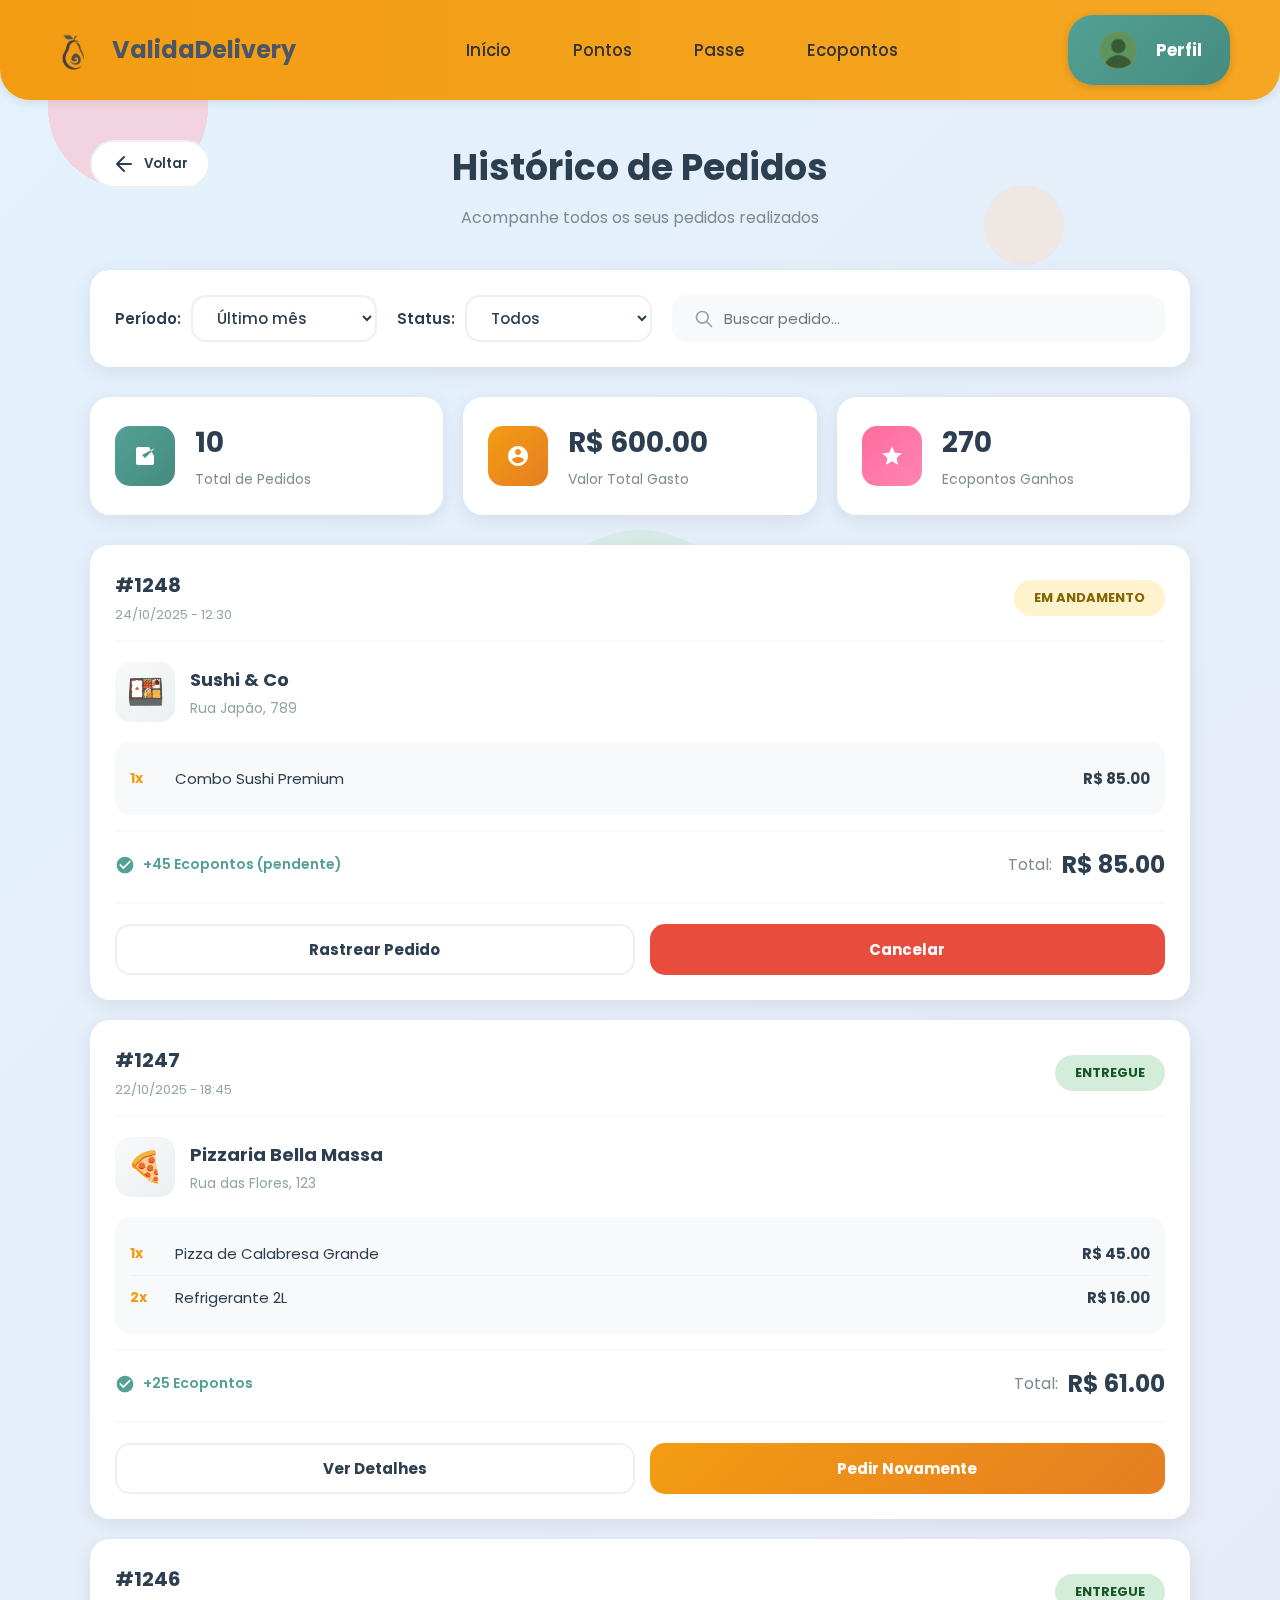
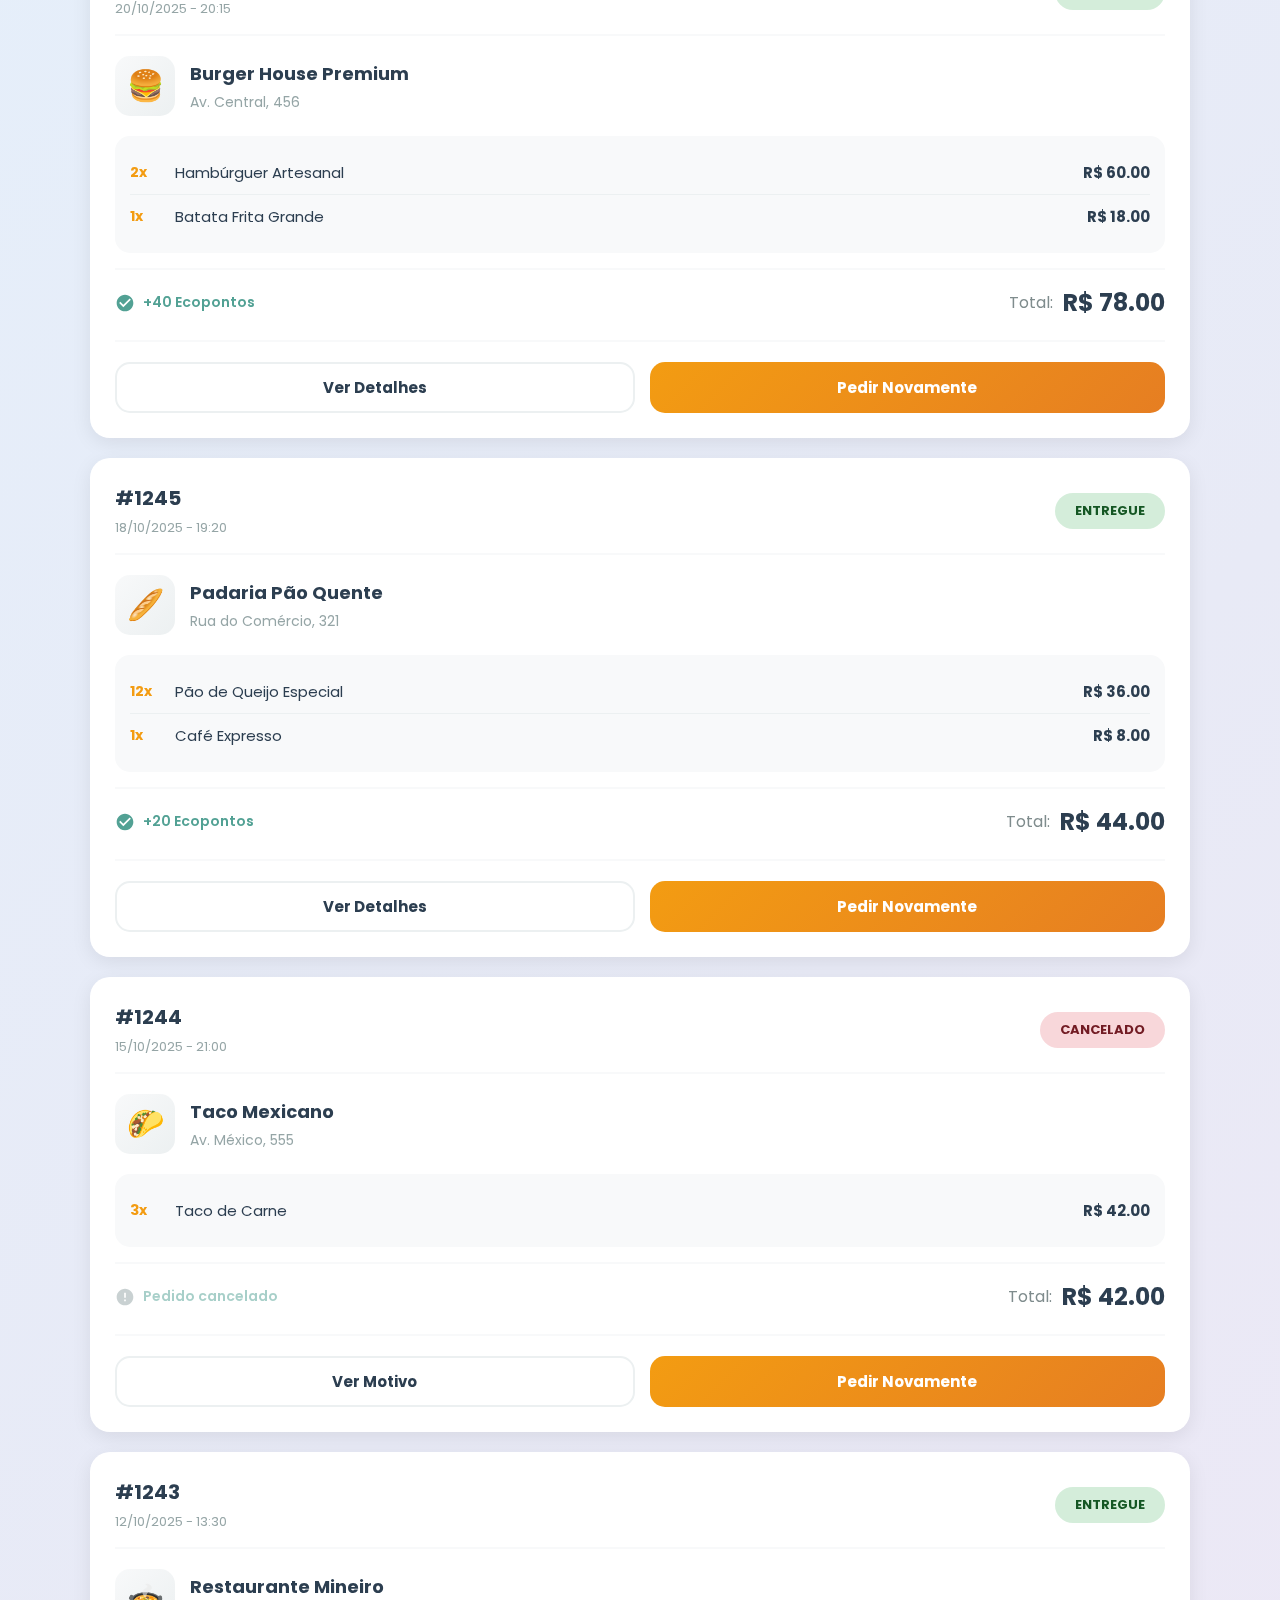
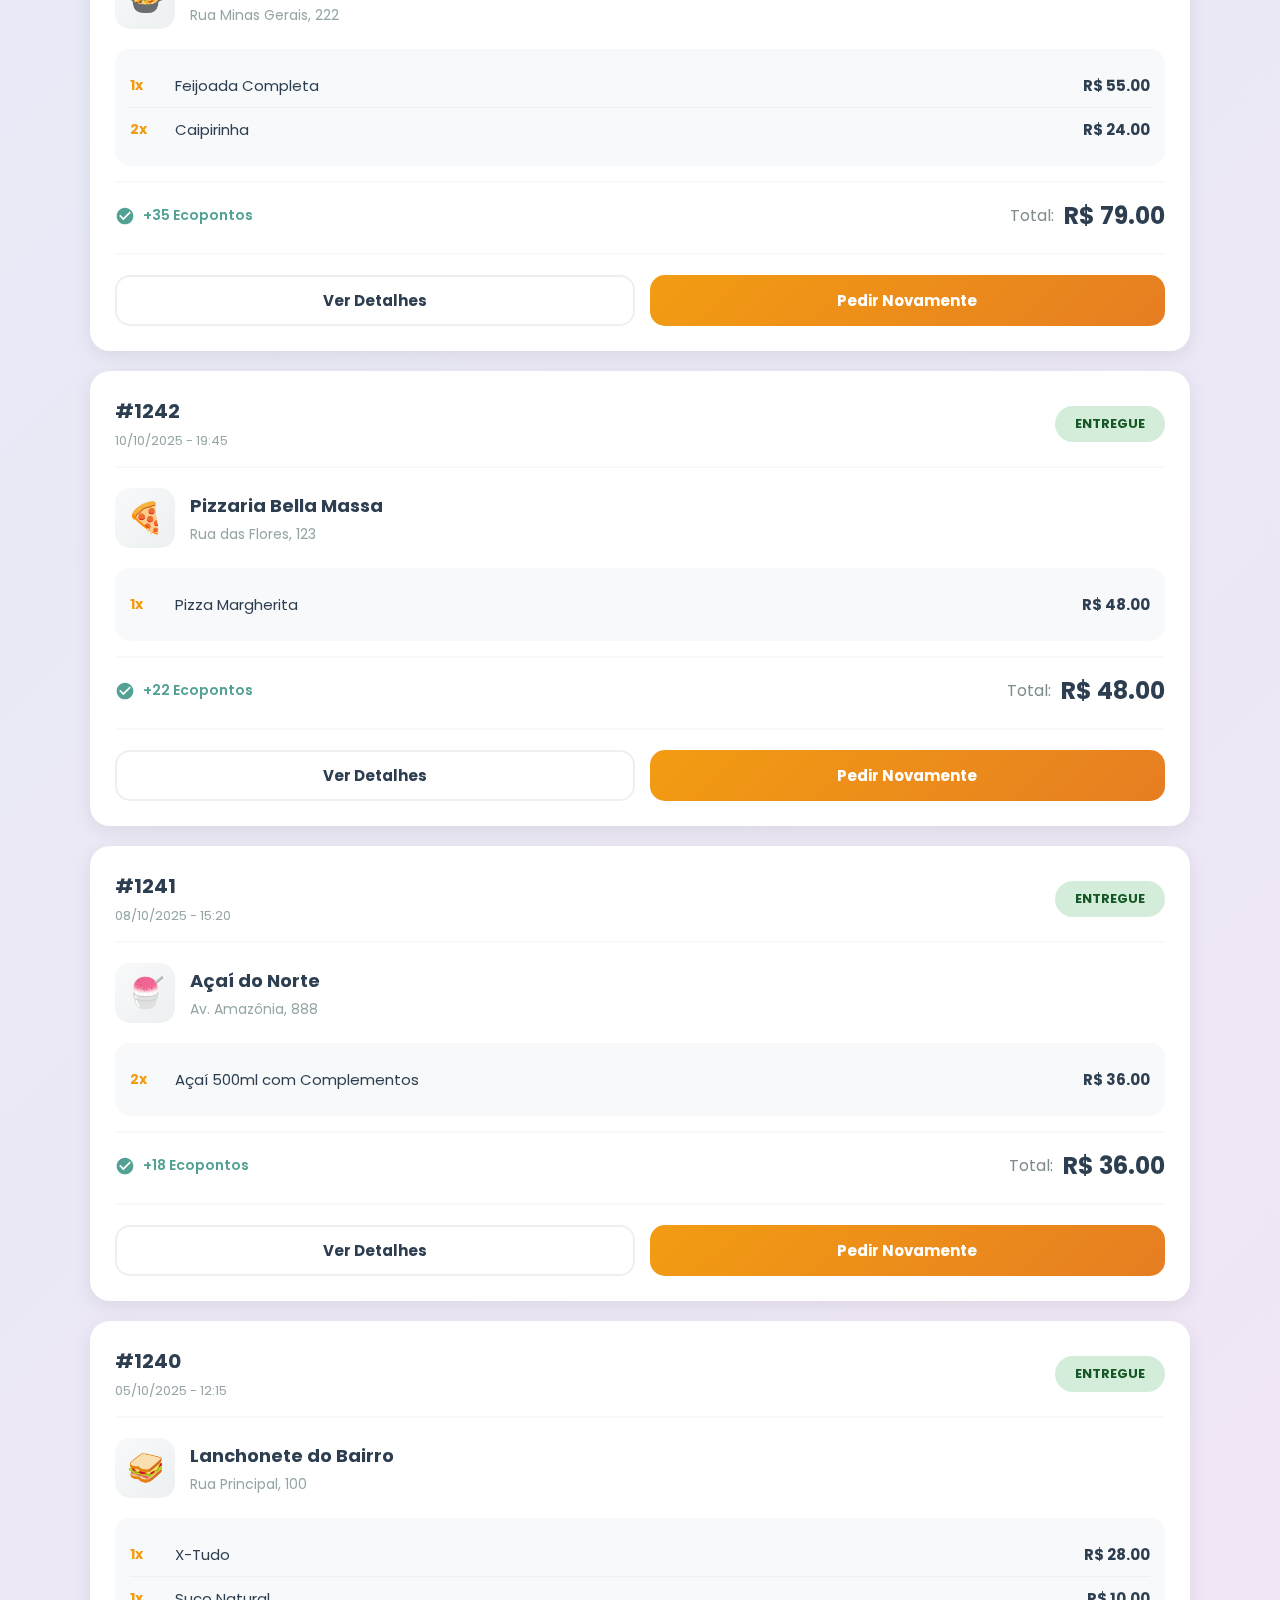
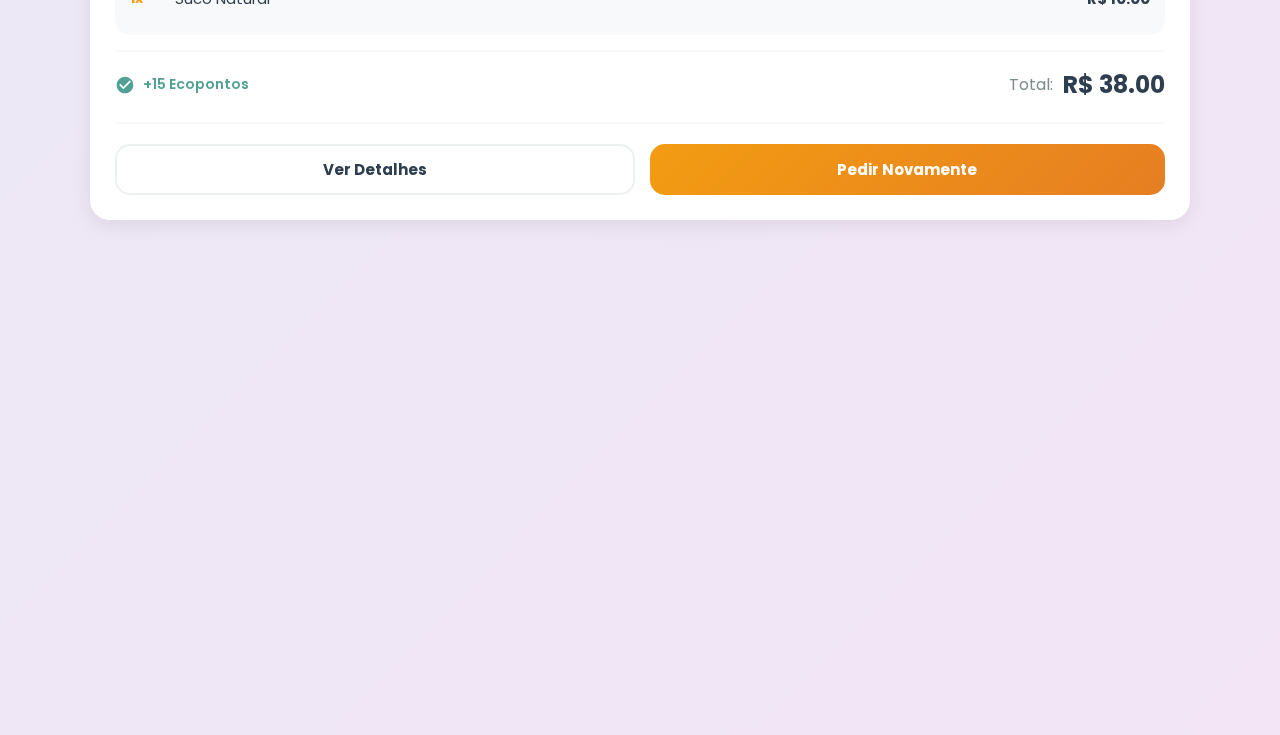
<file: vertodosospedidos.html>
<!DOCTYPE html>
<html lang="pt-BR">
<head>
    <meta charset="UTF-8">
    <meta name="viewport" content="width=device-width, initial-scale=1.0">
    <title>Todos os Pedidos - Validade Delivery</title>
    <link rel="stylesheet" href="todosospedidos.css">
    <link href="https://fonts.googleapis.com/css2?family=Poppins:wght@400;600;700&display=swap" rel="stylesheet">
    <link href="https://fonts.cdnfonts.com/css/instagram-sans" rel="stylesheet">
</head>
<body>
    <!-- Header -->
    <header>
        <div class="logo">
            <img src="img/Captura de tela 2025-10-06 162710.png" alt="Logo ValidaDelivery" width="50">
            <span class="logo-text">ValidaDelivery</span>
        </div>
        <nav>
            <a href="http://127.0.0.1:5500/ValidadeDelivery/teladepedidos.html">Início</a>
            <a href="#pontos">Pontos</a>
            <a href="#passe">Passe</a>
            <a href="#ecopontos">Ecopontos</a>
        </nav>
        <button class="perfil-btn" onclick="window.location.href='http://127.0.0.1:5500/perfil.html'">
            <img src="img/Captura_de_tela_2025-10-22_165502-removebg-preview (1).png" width="50">
            <span>Perfil</span>
        </button>
    </header>

    <div class="container">
        <!-- Cabeçalho da página -->
        <div class="page-header">
            <button class="back-btn" onclick="window.history.back()">
                <svg width="24" height="24" viewBox="0 0 24 24" fill="none">
                    <path d="M19 12H5M5 12L12 19M5 12L12 5" stroke="currentColor" stroke-width="2" stroke-linecap="round" stroke-linejoin="round"/>
                </svg>
                Voltar
            </button>
            <h1>Histórico de Pedidos</h1>
            <p class="subtitle">Acompanhe todos os seus pedidos realizados</p>
        </div>

        <!-- Filtros -->
        <div class="filters-section">
            <div class="filter-group">
                <label>Período:</label>
                <select id="periodo-filter" class="filter-select">
                    <option value="todos">Todos</option>
                    <option value="hoje">Hoje</option>
                    <option value="semana">Última semana</option>
                    <option value="mes" selected>Último mês</option>
                    <option value="ano">Último ano</option>
                </select>
            </div>
            
            <div class="filter-group">
                <label>Status:</label>
                <select id="status-filter" class="filter-select">
                    <option value="todos">Todos</option>
                    <option value="entregue">Entregue</option>
                    <option value="cancelado">Cancelado</option>
                    <option value="em-andamento">Em andamento</option>
                </select>
            </div>

            <div class="search-box">
                <svg width="20" height="20" viewBox="0 0 24 24" fill="none">
                    <path d="M21 21L15 15M17 10C17 13.866 13.866 17 10 17C6.13401 17 3 13.866 3 10C3 6.13401 6.13401 3 10 3C13.866 3 17 6.13401 17 10Z" stroke="currentColor" stroke-width="2" stroke-linecap="round"/>
                </svg>
                <input type="text" id="search-input" placeholder="Buscar pedido...">
            </div>
        </div>

        <!-- Estatísticas resumidas -->
        <div class="stats-cards">
            <div class="stat-card">
                <div class="stat-icon" style="background: linear-gradient(135deg, #52A194 0%, #468B7F 100%);">
                    <svg width="24" height="24" viewBox="0 0 24 24" fill="white">
                        <path d="M9 11L12 14L22 4M21 12V19C21 19.5304 20.7893 20.0391 20.4142 20.4142C20.0391 20.7893 19.5304 21 19 21H5C4.46957 21 3.96086 20.7893 3.58579 20.4142C3.21071 20.0391 3 19.5304 3 19V5C3 4.46957 3.21071 3.96086 3.58579 3.58579C3.96086 3.21071 4.46957 3 5 3H16"/>
                    </svg>
                </div>
                <div class="stat-info">
                    <div class="stat-number">47</div>
                    <div class="stat-label">Total de Pedidos</div>
                </div>
            </div>

            <div class="stat-card">
                <div class="stat-icon" style="background: linear-gradient(135deg, #F39C12 0%, #E67E22 100%);">
                    <svg width="24" height="24" viewBox="0 0 24 24" fill="white">
                        <path d="M12 2C6.48 2 2 6.48 2 12s4.48 10 10 10 10-4.48 10-10S17.52 2 12 2zm0 3c1.66 0 3 1.34 3 3s-1.34 3-3 3-3-1.34-3-3 1.34-3 3-3zm0 14.2c-2.5 0-4.71-1.28-6-3.22.03-1.99 4-3.08 6-3.08 1.99 0 5.97 1.09 6 3.08-1.29 1.94-3.5 3.22-6 3.22z"/>
                    </svg>
                </div>
                <div class="stat-info">
                    <div class="stat-number">R$ 1.240,00</div>
                    <div class="stat-label">Valor Total Gasto</div>
                </div>
            </div>

            <div class="stat-card">
                <div class="stat-icon" style="background: linear-gradient(135deg, #FF6B9D 0%, #FF85B3 100%);">
                    <svg width="24" height="24" viewBox="0 0 24 24" fill="white">
                        <path d="M12 17.27L18.18 21L16.54 13.97L22 9.24L14.81 8.63L12 2L9.19 8.63L2 9.24L7.46 13.97L5.82 21L12 17.27Z"/>
                    </svg>
                </div>
                <div class="stat-info">
                    <div class="stat-number">1.2k</div>
                    <div class="stat-label">Ecopontos Ganhos</div>
                </div>
            </div>
        </div>

        <!-- Lista de pedidos -->
        <div class="orders-container">
            <div class="order-card" data-status="entregue" data-date="2025-10-22">
                <div class="order-header">
                    <div class="order-number">
                        <span class="order-id">#1247</span>
                        <span class="order-date">22/10/2025 - 18:45</span>
                    </div>
                    <span class="status-badge entregue">Entregue</span>
                </div>
                
                <div class="order-body">
                    <div class="restaurant-info">
                        <div class="restaurant-logo">🍕</div>
                        <div class="restaurant-details">
                            <h3>Pizzaria Bella Massa</h3>
                            <p>Rua das Flores, 123</p>
                        </div>
                    </div>

                    <div class="order-items">
                        <div class="item">
                            <span class="item-qty">1x</span>
                            <span class="item-name">Pizza de Calabresa Grande</span>
                            <span class="item-price">R$ 45,00</span>
                        </div>
                        <div class="item">
                            <span class="item-qty">2x</span>
                            <span class="item-name">Refrigerante 2L</span>
                            <span class="item-price">R$ 16,00</span>
                        </div>
                    </div>

                    <div class="order-footer">
                        <div class="eco-info">
                            <svg width="20" height="20" viewBox="0 0 24 24" fill="#52A194">
                                <path d="M12 2C6.48 2 2 6.48 2 12s4.48 10 10 10 10-4.48 10-10S17.52 2 12 2zm-2 15l-5-5 1.41-1.41L10 14.17l7.59-7.59L19 8l-9 9z"/>
                            </svg>
                            <span>+25 Ecopontos</span>
                        </div>
                        <div class="order-total">
                            <span>Total:</span>
                            <strong>R$ 61,00</strong>
                        </div>
                    </div>
                </div>

                <div class="order-actions">
                    <button class="action-btn secondary">Ver Detalhes</button>
                    <button class="action-btn primary">Pedir Novamente</button>
                </div>
            </div>

            <div class="order-card" data-status="entregue" data-date="2025-10-20">
                <div class="order-header">
                    <div class="order-number">
                        <span class="order-id">#1246</span>
                        <span class="order-date">20/10/2025 - 20:15</span>
                    </div>
                    <span class="status-badge entregue">Entregue</span>
                </div>
                
                <div class="order-body">
                    <div class="restaurant-info">
                        <div class="restaurant-logo">🍔</div>
                        <div class="restaurant-details">
                            <h3>Burger House Premium</h3>
                            <p>Av. Central, 456</p>
                        </div>
                    </div>

                    <div class="order-items">
                        <div class="item">
                            <span class="item-qty">2x</span>
                            <span class="item-name">Hambúrguer Artesanal</span>
                            <span class="item-price">R$ 60,00</span>
                        </div>
                        <div class="item">
                            <span class="item-qty">1x</span>
                            <span class="item-name">Batata Frita Grande</span>
                            <span class="item-price">R$ 18,00</span>
                        </div>
                    </div>

                    <div class="order-footer">
                        <div class="eco-info">
                            <svg width="20" height="20" viewBox="0 0 24 24" fill="#52A194">
                                <path d="M12 2C6.48 2 2 6.48 2 12s4.48 10 10 10 10-4.48 10-10S17.52 2 12 2zm-2 15l-5-5 1.41-1.41L10 14.17l7.59-7.59L19 8l-9 9z"/>
                            </svg>
                            <span>+40 Ecopontos</span>
                        </div>
                        <div class="order-total">
                            <span>Total:</span>
                            <strong>R$ 78,00</strong>
                        </div>
                    </div>
                </div>

                <div class="order-actions">
                    <button class="action-btn secondary">Ver Detalhes</button>
                    <button class="action-btn primary">Pedir Novamente</button>
                </div>
            </div>

            <div class="order-card" data-status="em-andamento" data-date="2025-10-24">
                <div class="order-header">
                    <div class="order-number">
                        <span class="order-id">#1248</span>
                        <span class="order-date">24/10/2025 - 12:30</span>
                    </div>
                    <span class="status-badge em-andamento">Em andamento</span>
                </div>
                
                <div class="order-body">
                    <div class="restaurant-info">
                        <div class="restaurant-logo">🍱</div>
                        <div class="restaurant-details">
                            <h3>Sushi & Co</h3>
                            <p>Rua Japão, 789</p>
                        </div>
                    </div>

                    <div class="order-items">
                        <div class="item">
                            <span class="item-qty">1x</span>
                            <span class="item-name">Combo Sushi Premium</span>
                            <span class="item-price">R$ 85,00</span>
                        </div>
                    </div>

                    <div class="order-footer">
                        <div class="eco-info">
                            <svg width="20" height="20" viewBox="0 0 24 24" fill="#52A194">
                                <path d="M12 2C6.48 2 2 6.48 2 12s4.48 10 10 10 10-4.48 10-10S17.52 2 12 2zm-2 15l-5-5 1.41-1.41L10 14.17l7.59-7.59L19 8l-9 9z"/>
                            </svg>
                            <span>+45 Ecopontos (pendente)</span>
                        </div>
                        <div class="order-total">
                            <span>Total:</span>
                            <strong>R$ 85,00</strong>
                        </div>
                    </div>
                </div>

                <div class="order-actions">
                    <button class="action-btn secondary">Rastrear Pedido</button>
                    <button class="action-btn danger">Cancelar</button>
                </div>
            </div>

            <div class="order-card" data-status="entregue" data-date="2025-10-18">
                <div class="order-header">
                    <div class="order-number">
                        <span class="order-id">#1245</span>
                        <span class="order-date">18/10/2025 - 19:20</span>
                    </div>
                    <span class="status-badge entregue">Entregue</span>
                </div>
                
                <div class="order-body">
                    <div class="restaurant-info">
                        <div class="restaurant-logo">🥖</div>
                        <div class="restaurant-details">
                            <h3>Padaria Pão Quente</h3>
                            <p>Rua do Comércio, 321</p>
                        </div>
                    </div>

                    <div class="order-items">
                        <div class="item">
                            <span class="item-qty">12x</span>
                            <span class="item-name">Pão de Queijo Especial</span>
                            <span class="item-price">R$ 36,00</span>
                        </div>
                        <div class="item">
                            <span class="item-qty">1x</span>
                            <span class="item-name">Café Expresso</span>
                            <span class="item-price">R$ 8,00</span>
                        </div>
                    </div>

                    <div class="order-footer">
                        <div class="eco-info">
                            <svg width="20" height="20" viewBox="0 0 24 24" fill="#52A194">
                                <path d="M12 2C6.48 2 2 6.48 2 12s4.48 10 10 10 10-4.48 10-10S17.52 2 12 2zm-2 15l-5-5 1.41-1.41L10 14.17l7.59-7.59L19 8l-9 9z"/>
                            </svg>
                            <span>+20 Ecopontos</span>
                        </div>
                        <div class="order-total">
                            <span>Total:</span>
                            <strong>R$ 44,00</strong>
                        </div>
                    </div>
                </div>

                <div class="order-actions">
                    <button class="action-btn secondary">Ver Detalhes</button>
                    <button class="action-btn primary">Pedir Novamente</button>
                </div>
            </div>

            <div class="order-card" data-status="cancelado" data-date="2025-10-15">
                <div class="order-header">
                    <div class="order-number">
                        <span class="order-id">#1244</span>
                        <span class="order-date">15/10/2025 - 21:00</span>
                    </div>
                    <span class="status-badge cancelado">Cancelado</span>
                </div>
                
                <div class="order-body">
                    <div class="restaurant-info">
                        <div class="restaurant-logo">🌮</div>
                        <div class="restaurant-details">
                            <h3>Taco Mexicano</h3>
                            <p>Av. México, 555</p>
                        </div>
                    </div>

                    <div class="order-items">
                        <div class="item">
                            <span class="item-qty">3x</span>
                            <span class="item-name">Taco de Carne</span>
                            <span class="item-price">R$ 42,00</span>
                        </div>
                    </div>

                    <div class="order-footer">
                        <div class="eco-info" style="opacity: 0.5;">
                            <svg width="20" height="20" viewBox="0 0 24 24" fill="#95A5A6">
                                <path d="M12 2C6.48 2 2 6.48 2 12s4.48 10 10 10 10-4.48 10-10S17.52 2 12 2zm1 15h-2v-2h2v2zm0-4h-2V7h2v6z"/>
                            </svg>
                            <span>Pedido cancelado</span>
                        </div>
                        <div class="order-total">
                            <span>Total:</span>
                            <strong>R$ 42,00</strong>
                        </div>
                    </div>
                </div>

                <div class="order-actions">
                    <button class="action-btn secondary">Ver Motivo</button>
                    <button class="action-btn primary">Pedir Novamente</button>
                </div>
            </div>
        </div>

        <!-- Mensagem quando não há pedidos -->
        <div class="no-orders" style="display: none;">
            <svg width="120" height="120" viewBox="0 0 24 24" fill="#BDC3C7">
                <path d="M15.55 13c.75 0 1.41-.41 1.75-1.03l3.58-6.49A.996.996 0 0020.01 4H5.21l-.94-2H1v2h2l3.6 7.59-1.35 2.44C4.52 15.37 5.48 17 7 17h12v-2H7l1.1-2h7.45zM6.16 6h12.15l-2.76 5H8.53L6.16 6zM7 18c-1.1 0-1.99.9-1.99 2S5.9 22 7 22s2-.9 2-2-.9-2-2-2zm10 0c-1.1 0-1.99.9-1.99 2s.89 2 1.99 2 2-.9 2-2-.9-2-2-2z"/>
            </svg>
            <h2>Nenhum pedido encontrado</h2>
            <p>Ajuste os filtros ou faça seu primeiro pedido!</p>
            <button class="action-btn primary" onclick="window.location.href='http://127.0.0.1:5500/ValidadeDelivery/teladepedidos.html'">
                Fazer Pedido
            </button>
        </div>
    </div>

    <script src="todosospedidos.js"></script>
</body>
</html>
</file>
<file: editarperfil.css>
* {
    margin: 0;
    padding: 0;
    box-sizing: border-box;
    font-family: 'Instagram Sans', 'Poppins', sans-serif;
}

body {
    font-family: 'Instagram Sans', 'Poppins', sans-serif;
    background: linear-gradient(135deg, #E3F2FD 0%, #E8EAF6 50%, #F3E5F5 100%);
    min-height: 100vh;
    position: relative;
    overflow-x: hidden;
}

body::before {
    content: '';
    position: fixed;
    top: 0;
    left: 0;
    width: 100%;
    height: 100%;
    pointer-events: none;
    z-index: 0;
    background-image: 
        radial-gradient(circle at 10% 12%, rgba(255, 182, 193, 0.5) 0%, rgba(255, 182, 193, 0.5) 80px, transparent 80px),
        radial-gradient(circle at 50% 70%, rgba(200, 230, 201, 0.4) 0%, rgba(200, 230, 201, 0.4) 100px, transparent 100px),
        radial-gradient(circle at 88% 85%, rgba(179, 229, 252, 0.3) 0%, rgba(179, 229, 252, 0.3) 50px, transparent 50px),
        radial-gradient(circle at 30% 50%, rgba(206, 147, 216, 0.25) 0%, rgba(206, 147, 216, 0.25) 35px, transparent 35px),
        radial-gradient(circle at 80% 25%, rgba(255, 218, 185, 0.35) 0%, rgba(255, 218, 185, 0.35) 40px, transparent 40px);
}

/* ==================== Header ==================== */
header {
    background: linear-gradient(90deg, #F39C12 0%, #F5A623 100%);
    padding: 15px 50px;
    display: flex;
    justify-content: space-between;
    align-items: center;
    box-shadow: 0 2px 10px rgba(0, 0, 0, 0.1);
    border-radius: 0 0 30px 30px;
    position: sticky;
    top: 0;
    z-index: 100;
}

.logo {
    display: flex;
    align-items: center;
    gap: 12px;
    font-size: 1.5rem;
    font-weight: 700;
    color: #4A5568;
    text-decoration: none;
    transition: all 0.3s;
}

.logo:hover {
    transform: scale(1.05);
}

.logo-text {
    color: #4A5568;
    font-weight: 700;
}

nav {
    display: flex;
    gap: 30px;
    align-items: center;
}

nav a {
    color: #333333;
    text-decoration: none;
    font-size: 1.05rem;
    font-weight: 500;
    padding: 8px 16px;
    position: relative;
    transition: all 0.3s;
}

nav a::before {
    content: '';
    position: absolute;
    bottom: 0;
    left: 50%;
    transform: translateX(-50%);
    width: 0;
    height: 3px;
    background: #4A5568;
    transition: all 0.3s;
    border-radius: 2px;
}

nav a:hover::before,
nav a.active::before {
    width: 80%;
}

.perfil-btn {
    background: linear-gradient(135deg, #52A194 0%, #468B7F 100%);
    padding: 10px 28px;
    border-radius: 25px;
    color: white;
    font-weight: 700;
    cursor: pointer;
    transition: all 0.3s;
    display: flex;
    align-items: center;
    gap: 10px;
    border: none;
    font-size: 1.05rem;
    box-shadow: 0 2px 8px rgba(0,0,0,0.15);
}

.perfil-btn:hover {
    background: linear-gradient(135deg, #468B7F 0%, #3A7469 100%);
    transform: translateY(-2px);
    box-shadow: 0 4px 12px rgba(0,0,0,0.2);
}

/* ==================== Container ==================== */
.container {
    max-width: 900px;
    margin: 40px auto;
    padding: 0 50px;
    position: relative;
    z-index: 1;
}

/* ==================== Page Header ==================== */
.page-header {
    display: flex;
    justify-content: space-between;
    align-items: center;
    margin-bottom: 30px;
}

.page-title {
    display: flex;
    align-items: center;
    gap: 15px;
}

.page-title h1 {
    font-size: 32px;
    color: #2C3E50;
    font-weight: 700;
}

.page-title svg {
    fill: #F39C12;
}

.back-btn {
    background: #ECF0F1;
    color: #2C3E50;
    padding: 12px 24px;
    border-radius: 25px;
    text-decoration: none;
    font-weight: 600;
    transition: all 0.3s;
    display: flex;
    align-items: center;
    gap: 8px;
}

.back-btn:hover {
    background: #BDC3C7;
    transform: translateX(-5px);
}

/* ==================== Success Message ==================== */
.success-message {
    background: linear-gradient(135deg, #52A194 0%, #468B7F 100%);
    color: white;
    padding: 16px 24px;
    border-radius: 15px;
    display: flex;
    align-items: center;
    gap: 12px;
    margin-bottom: 25px;
    box-shadow: 0 4px 15px rgba(82, 161, 148, 0.3);
    opacity: 0;
    transform: translateY(-20px);
    transition: all 0.4s ease;
    pointer-events: none;
}

.success-message.show {
    opacity: 1;
    transform: translateY(0);
    pointer-events: all;
}

/* ==================== Form Card ==================== */
.form-card {
    background: white;
    border-radius: 25px;
    padding: 40px;
    box-shadow: 0 5px 20px rgba(0,0,0,0.08);
}

/* ==================== Avatar Section ==================== */
.avatar-section {
    display: flex;
    flex-direction: column;
    align-items: center;
    margin-bottom: 40px;
    padding-bottom: 30px;
    border-bottom: 2px solid #ECF0F1;
}

.avatar-preview {
    width: 150px;
    height: 150px;
    border-radius: 50%;
    background: linear-gradient(135deg, #FF6B9D 0%, #FF85B3 100%);
    display: flex;
    align-items: center;
    justify-content: center;
    font-size: 56px;
    color: white;
    font-weight: 700;
    box-shadow: 0 5px 20px rgba(255, 107, 157, 0.3);
    margin-bottom: 20px;
    position: relative;
    overflow: hidden;
}

.avatar-preview.has-image {
    background: none;
}

.avatar-preview img {
    width: 100%;
    height: 100%;
    object-fit: cover;
    display: none;
}

.avatar-preview.has-image img {
    display: block;
}

.change-avatar-btn {
    background: #F39C12;
    color: white;
    border: none;
    padding: 12px 30px;
    border-radius: 25px;
    font-size: 15px;
    font-weight: 600;
    cursor: pointer;
    transition: all 0.3s;
}

.change-avatar-btn:hover {
    background: #E67E22;
    transform: translateY(-2px);
    box-shadow: 0 4px 12px rgba(243, 156, 18, 0.3);
}

/* ==================== Form Sections ==================== */
.form-section {
    margin-bottom: 35px;
}

.form-section h3 {
    font-size: 20px;
    color: #2C3E50;
    margin-bottom: 25px;
    display: flex;
    align-items: center;
    gap: 10px;
    padding-bottom: 12px;
    border-bottom: 2px solid #ECF0F1;
}

/* ==================== Form Groups ==================== */
.form-group {
    margin-bottom: 20px;
}

.form-group label {
    display: block;
    font-size: 14px;
    color: #7F8C8D;
    font-weight: 600;
    margin-bottom: 8px;
}

.form-group input,
.form-group select {
    width: 100%;
    padding: 14px 18px;
    border: 2px solid #ECF0F1;
    border-radius: 12px;
    font-size: 15px;
    color: #2C3E50;
    transition: all 0.3s;
    background: white;
}

.form-group input:focus,
.form-group select:focus {
    outline: none;
    border-color: #F39C12;
    box-shadow: 0 0 0 3px rgba(243, 156, 18, 0.1);
}

.form-row {
    display: grid;
    grid-template-columns: 1fr 1fr;
    gap: 20px;
}

/* ==================== Form Actions ==================== */
.form-actions {
    display: flex;
    gap: 15px;
    justify-content: flex-end;
    margin-top: 35px;
    padding-top: 25px;
    border-top: 2px solid #ECF0F1;
}

.btn-cancel,
.btn-save {
    padding: 14px 35px;
    border: none;
    border-radius: 25px;
    font-size: 16px;
    font-weight: 700;
    cursor: pointer;
    transition: all 0.3s;
}

.btn-cancel {
    background: #ECF0F1;
    color: #7F8C8D;
}

.btn-cancel:hover {
    background: #BDC3C7;
    transform: translateY(-2px);
}

.btn-save {
    background: linear-gradient(135deg, #52A194 0%, #468B7F 100%);
    color: white;
    box-shadow: 0 4px 15px rgba(82, 161, 148, 0.3);
}

.btn-save:hover {
    background: linear-gradient(135deg, #468B7F 0%, #3A7469 100%);
    transform: translateY(-2px);
    box-shadow: 0 6px 20px rgba(82, 161, 148, 0.4);
}

/* ==================== Responsivo ==================== */
@media (max-width: 768px) {
    header {
        flex-direction: column;
        gap: 20px;
        padding: 15px 20px;
        border-radius: 0 0 20px 20px;
    }

    nav {
        order: 3;
        width: 100%;
        justify-content: center;
        gap: 10px;
        padding-top: 10px;
        border-top: 2px solid rgba(255, 255, 255, 0.2);
    }

    nav a {
        font-size: 0.85rem;
        padding: 8px 12px;
    }

    .container {
        padding: 0 20px;
    }

    .form-card {
        padding: 25px;
    }

    .form-row {
        grid-template-columns: 1fr;
    }

    .page-header {
        flex-direction: column;
        gap: 15px;
        align-items: flex-start;
    }

    .form-actions {
        flex-direction: column-reverse;
    }

    .btn-cancel,
    .btn-save {
        width: 100%;
    }
}

@media (max-width: 600px) {
    .page-title h1 {
        font-size: 24px;
    }

    .avatar-preview {
        width: 120px;
        height: 120px;
        font-size: 48px;
    }
}
</file>
<file: perfil.css>
* {
    margin: 0;
    padding: 0;
    box-sizing: border-box;
    font-family: 'Instagram Sans', 'Poppins', sans-serif;
}

body {
    font-family: 'Instagram Sans', 'Poppins', sans-serif;
    background: linear-gradient(135deg, #E3F2FD 0%, #E8EAF6 50%, #F3E5F5 100%);
    min-height: 100vh;
    position: relative;
    overflow-x: hidden;
}

body::before {
    content: '';
    position: fixed;
    top: 0;
    left: 0;
    width: 100%;
    height: 100%;
    pointer-events: none;
    z-index: 0;
    background-image: 
        /* Círculo rosa grande */
        radial-gradient(circle at 10% 12%, rgba(255, 182, 193, 0.5) 0%, rgba(255, 182, 193, 0.5) 80px, transparent 80px),
        /* Círculo verde claro */
        radial-gradient(circle at 50% 70%, rgba(200, 230, 201, 0.4) 0%, rgba(200, 230, 201, 0.4) 100px, transparent 100px),
        /* Círculo azul claro pequeno */
        radial-gradient(circle at 88% 85%, rgba(179, 229, 252, 0.3) 0%, rgba(179, 229, 252, 0.3) 50px, transparent 50px),
        /* Círculo lilás pequeno */
        radial-gradient(circle at 30% 50%, rgba(206, 147, 216, 0.25) 0%, rgba(206, 147, 216, 0.25) 35px, transparent 35px),
        /* Círculo laranja pequeno */
        radial-gradient(circle at 80% 25%, rgba(255, 218, 185, 0.35) 0%, rgba(255, 218, 185, 0.35) 40px, transparent 40px),
        /* Círculo branco outline */
        radial-gradient(circle at 35% 15%, transparent 0%, transparent 28px, rgba(200, 200, 200, 0.3) 28px, rgba(200, 200, 200, 0.3) 32px, transparent 32px),
        /* Círculo branco outline 2 */
        radial-gradient(circle at 75% 50%, transparent 0%, transparent 22px, rgba(180, 180, 180, 0.25) 22px, rgba(180, 180, 180, 0.25) 25px, transparent 25px);
}

body::after {
    content: '';
    position: fixed;
    top: 0;
    left: 0;
    width: 100%;
    height: 100%;
    pointer-events: none;
    z-index: 0;
    background-image:
        /* Triângulo laranja superior */
        linear-gradient(135deg, transparent 40%, rgba(255, 193, 7, 0.4) 40%, rgba(255, 193, 7, 0.4) 50%, transparent 50%),
        /* Triângulo amarelo médio */
        linear-gradient(45deg, transparent 45%, rgba(255, 235, 59, 0.3) 45%, rgba(255, 235, 59, 0.3) 55%, transparent 55%),
        /* Retângulos coloridos */
        linear-gradient(90deg, transparent 0%, transparent 48%, rgba(255, 182, 193, 0.25) 48%, rgba(255, 182, 193, 0.25) 52%, transparent 52%),
        linear-gradient(0deg, transparent 0%, transparent 48%, rgba(200, 230, 201, 0.2) 48%, rgba(200, 230, 201, 0.2) 52%, transparent 52%),
        /* Linhas decorativas */
        repeating-linear-gradient(45deg, transparent, transparent 2px, rgba(150, 150, 150, 0.1) 2px, rgba(150, 150, 150, 0.1) 4px),
        repeating-linear-gradient(-45deg, transparent, transparent 3px, rgba(180, 180, 180, 0.08) 3px, rgba(180, 180, 180, 0.08) 6px);
    background-size: 
        80px 80px,
        60px 60px,
        100px 3px,
        3px 100px,
        40px 40px,
        50px 50px;
    background-position: 
        8% 18%,
        65% 12%,
        85% 55%,
        25% 30%,
        15% 40%,
        70% 70%;
    background-repeat: no-repeat, no-repeat, no-repeat, no-repeat, repeat, repeat;
}

/* ==================== Header ==================== */
header {
    background: linear-gradient(90deg, #F39C12 0%, #F5A623 100%);
    padding: 15px 50px;
    display: flex;
    justify-content: space-between;
    align-items: center;
    box-shadow: 0 2px 10px rgba(234, 14, 14, 0.1);
    border-radius: 0 0 30px 30px;
    position: sticky;
    top: 0;
    z-index: 100;
}

.logo {
    display: flex;
    align-items: center;
    gap: 12px;
    font-size: 1.5rem;
    font-weight: 700;
    color: #4A5568;
    text-decoration: none;
    transition: all 0.3s;
}

.logo:hover {
    transform: scale(1.05);
}

.logo-icon {
    font-size: 2rem;
}

.logo-text {
    color: #4A5568;
    font-weight: 700;
}

/* ==================== Navigation ==================== */
nav {
    display: flex;
    gap: 30px;
    align-items: center;
}

nav a {
    color: #333333;
    text-decoration: none;
    font-size: 1.05rem;
    font-weight: 500;
    padding: 8px 16px;
    position: relative;
    transition: all 0.3s;
}

nav a::before {
    content: '';
    position: absolute;
    bottom: 0;
    left: 50%;
    transform: translateX(-50%);
    width: 0;
    height: 3px;
    background: #4A5568;
    transition: all 0.3s;
    border-radius: 2px;
}

nav a:hover::before,
nav a.active::before {
    width: 80%;
}

nav a:hover,
nav a.active {
    color: #2C3E50;
}

/* ==================== Perfil Button ==================== */
.perfil-btn {
    background: linear-gradient(135deg, #52A194 0%, #468B7F 100%);
    padding: 10px 28px;
    border-radius: 25px;
    color: white;
    font-weight: 700;
    cursor: pointer;
    transition: all 0.3s;
    display: flex;
    align-items: center;
    gap: 10px;
    border: none;
    font-size: 1.05rem;
    box-shadow: 0 2px 8px rgba(0,0,0,0.15);
}

.perfil-btn:hover {
    background: linear-gradient(135deg, #468B7F 0%, #3A7469 100%);
    transform: translateY(-2px);
    box-shadow: 0 4px 12px rgba(0,0,0,0.2);
}

.perfil-icon {
    font-size: 1.2rem;
}

/* ==================== Container ==================== */
.container {
    max-width: 1200px;
    margin: 40px auto;
    padding: 0 50px;
    position: relative;
    z-index: 1;
}

.profile-header {
    background: #fb548a;
    border-radius: 25px;
    padding: 40px;
    box-shadow: 0 5px 20px rgba(0,0,0,0.08);
    margin-bottom: 30px;
    display: flex;
    align-items: center;
    gap: 30px;
    position: relative;
    z-index: 1;
}

.profile-avatar {
    width: 120px;
    height: 120px;
    border-radius: 50%;
    background: linear-gradient(135deg, #FF6B9D 0%, #FF85B3 100%);
    display: flex;
    align-items: center;
    justify-content: center;
    font-size: 48px;
    color: white;
    font-weight: 700;
    box-shadow: 0 5px 15px rgba(255,107,157,0.3);
}

.profile-info h1 {
    font-size: 32px;
    color: #333333;
    margin-bottom: 8px;
}

.profile-info p {
    font-size: 16px;
    color: #333333;
    margin-bottom: 15px;
}

.profile-stats {
    display: flex;
    gap: 25px;
    margin-top: 15px;
}

.stat-item {
    text-align: center;
}

.stat-number {
    font-size: 24px;
    font-weight: 700;
    color: #F39C12;
}

.stat-label {
    font-size: 13px;
    color: #95A5A6;
    margin-top: 2px;
}

.profile-sections {
    display: grid;
    grid-template-columns: 1fr 1fr;
    gap: 25px;
}

.section-card {
    background: #60945e;
    border-radius: 20px;
    padding: 30px;
    box-shadow: 0 5px 20px rgba(0,0,0,0.08);
    position: relative;
    z-index: 1;
}

.section-card h2 {
    font-size: 22px;
    color: #2C3E50;
    margin-bottom: 20px;
    display: flex;
    align-items: center;
    gap: 10px;
}

.info-row {
    display: flex;
    justify-content: space-between;
    padding: 15px 0;
    border-bottom: 1px solid #ECF0F1;
}

.info-row:last-child {
    border-bottom: none;
}

.info-label {
    font-size: 15px;
    color: #545454;
    font-weight: 600;
}

.info-value {
    font-size: 15px;
    color: #2C3E50;
    font-weight: 600;
}

.edit-btn {
    background: #F39C12;
    color: white;
    border: none;
    padding: 12px 30px;
    border-radius: 25px;
    font-size: 15px;
    font-weight: 700;
    cursor: pointer;
    transition: all 0.3s;
    margin-top: 20px;
    width: 100%;
}

.edit-btn:hover {
    background: #E67E22;
    transform: translateY(-2px);
    box-shadow: 0 5px 15px rgba(243,156,18,0.3);
}

.preferences-grid {
    display: grid;
    gap: 15px;
}

.preference-item {
    display: flex;
    align-items: center;
    justify-content: space-between;
    padding: 12px 0;
}

.preference-label {
    font-size: 15px;
    color: #2C3E50;
    font-weight: 600;
}

.toggle-switch {
    width: 50px;
    height: 26px;
    background: #BDC3C7;
    border-radius: 13px;
    position: relative;
    cursor: pointer;
    transition: all 0.3s;
}

.toggle-switch.active {
    background: #52A194;
}

.toggle-switch::after {
    content: '';
    width: 22px;
    height: 22px;
    background: white;
    border-radius: 50%;
    position: absolute;
    top: 2px;
    left: 2px;
    transition: all 0.3s;
}

.toggle-switch.active::after {
    left: 26px;
}

.orders-list {
    display: flex;
    flex-direction: column;
    gap: 15px;
}

.order-item {
    display: flex;
    align-items: center;
    justify-content: space-between;
    padding: 15px;
    background: #64b6d0;
    border-radius: 12px;
    transition: all 0.2s;
}

.order-item:hover {
    background: #64b6d0;
    transform: translateX(5px);
}

.order-info {
    flex: 1;
}

.order-name {
    font-size: 15px;
    color: #2C3E50;
    font-weight: 600;
    margin-bottom: 4px;
}

.order-date {
    font-size: 13px;
    color: #2C3E50;
}

.order-price {
    font-size: 18px;
    color: #52A194;
    font-weight: 700;
}

/* ==================== Carrossel ==================== */
.carousel-container {
    position: relative;
    width: 100%;
    max-width: 1200px;
    margin: 30px auto;
    overflow: hidden;
    border-radius: 15px;
    box-shadow: 0 5px 20px rgba(0, 0, 0, 0.1);
    z-index: 1;
}

.carousel {
    position: relative;
    width: 100%;
    height: 400px;
}

.slide {
    position: absolute;
    top: 0;
    left: 0;
    width: 100%;
    height: 100%;
    opacity: 0;
    transition: opacity 0.5s ease-in-out;
}

.slide.active {
    opacity: 1;
}

.slide img {
    width: 100%;
    height: 100%;
    object-fit: cover;
}

/* Dots de navegação */
.carousel-dots {
    position: absolute;
    bottom: 20px;
    left: 50%;
    transform: translateX(-50%);
    display: flex;
    gap: 10px;
    z-index: 10;
}

.dot {
    width: 12px;
    height: 12px;
    border-radius: 50%;
    background-color: rgba(255, 255, 255, 0.5);
    cursor: pointer;
    transition: all 0.3s ease;
}

.dot:hover {
    background-color: rgba(255, 255, 255, 0.8);
    transform: scale(1.2);
}

.dot.active {
    background-color: #fff;
    width: 30px;
    border-radius: 6px;
}

/* ==================== Responsivo ==================== */
@media (max-width: 768px) {
    header {
        flex-direction: column;
        gap: 20px;
        padding: 15px 20px;
        border-radius: 0 0 20px 20px;
    }

    .logo {
        font-size: 1.2rem;
    }

    nav {
        order: 3;
        width: 100%;
        justify-content: center;
        gap: 10px;
        padding-top: 10px;
        border-top: 2px solid rgba(255, 255, 255, 0.2);
    }

    nav a {
        font-size: 0.85rem;
        padding: 8px 12px;
    }

    .perfil-btn {
        padding: 8px 16px;
        font-size: 0.9rem;
    }

    .container {
        padding: 0 20px;
    }

    .profile-header {
        flex-direction: column;
        text-align: center;
    }

    .profile-sections {
        grid-template-columns: 1fr;
    }

    .carousel {
        height: 250px;
    }
}

@media (max-width: 600px) {
    header {
        padding: 10px 15px;
    }

    .logo-text {
        display: none;
    }

    nav {
        gap: 5px;
    }

    nav a {
        font-size: 0.75rem;
        padding: 6px 8px;
    }

    .perfil-btn {
        padding: 6px 12px;
        font-size: 0.85rem;
    }

    .perfil-btn span:last-child {
        display: none;
    }
}
</file>
<file: todosospedidos.css>
* {
    margin: 0;
    padding: 0;
    box-sizing: border-box;
    font-family: 'Instagram Sans', 'Poppins', sans-serif;
}

body {
    font-family: 'Instagram Sans', 'Poppins', sans-serif;
    background: linear-gradient(135deg, #E3F2FD 0%, #E8EAF6 50%, #F3E5F5 100%);
    min-height: 100vh;
    position: relative;
    overflow-x: hidden;
}

body::before {
    content: '';
    position: fixed;
    top: 0;
    left: 0;
    width: 100%;
    height: 100%;
    pointer-events: none;
    z-index: 0;
    background-image: 
        radial-gradient(circle at 10% 12%, rgba(255, 182, 193, 0.5) 0%, rgba(255, 182, 193, 0.5) 80px, transparent 80px),
        radial-gradient(circle at 50% 70%, rgba(200, 230, 201, 0.4) 0%, rgba(200, 230, 201, 0.4) 100px, transparent 100px),
        radial-gradient(circle at 88% 85%, rgba(179, 229, 252, 0.3) 0%, rgba(179, 229, 252, 0.3) 50px, transparent 50px),
        radial-gradient(circle at 30% 50%, rgba(206, 147, 216, 0.25) 0%, rgba(206, 147, 216, 0.25) 35px, transparent 35px),
        radial-gradient(circle at 80% 25%, rgba(255, 218, 185, 0.35) 0%, rgba(255, 218, 185, 0.35) 40px, transparent 40px);
}

/* ==================== Header ==================== */
header {
    background: linear-gradient(90deg, #F39C12 0%, #F5A623 100%);
    padding: 15px 50px;
    display: flex;
    justify-content: space-between;
    align-items: center;
    box-shadow: 0 2px 10px rgba(0, 0, 0, 0.1);
    border-radius: 0 0 30px 30px;
    position: sticky;
    top: 0;
    z-index: 100;
}

.logo {
    display: flex;
    align-items: center;
    gap: 12px;
    font-size: 1.5rem;
    font-weight: 700;
    color: #4A5568;
    text-decoration: none;
    transition: all 0.3s;
}

.logo:hover {
    transform: scale(1.05);
}

.logo-text {
    color: #4A5568;
    font-weight: 700;
}

nav {
    display: flex;
    gap: 30px;
    align-items: center;
}

nav a {
    color: #333333;
    text-decoration: none;
    font-size: 1.05rem;
    font-weight: 500;
    padding: 8px 16px;
    position: relative;
    transition: all 0.3s;
}

nav a::before {
    content: '';
    position: absolute;
    bottom: 0;
    left: 50%;
    transform: translateX(-50%);
    width: 0;
    height: 3px;
    background: #4A5568;
    transition: all 0.3s;
    border-radius: 2px;
}

nav a:hover::before,
nav a.active::before {
    width: 80%;
}

.perfil-btn {
    background: linear-gradient(135deg, #52A194 0%, #468B7F 100%);
    padding: 10px 28px;
    border-radius: 25px;
    color: white;
    font-weight: 700;
    cursor: pointer;
    transition: all 0.3s;
    display: flex;
    align-items: center;
    gap: 10px;
    border: none;
    font-size: 1.05rem;
    box-shadow: 0 2px 8px rgba(0,0,0,0.15);
}

.perfil-btn:hover {
    background: linear-gradient(135deg, #468B7F 0%, #3A7469 100%);
    transform: translateY(-2px);
    box-shadow: 0 4px 12px rgba(0,0,0,0.2);
}

/* ==================== Container ==================== */
.container {
    max-width: 1200px;
    margin: 40px auto;
    padding: 0 50px;
    position: relative;
    z-index: 1;
}

/* ==================== Page Header ==================== */
.page-header {
    text-align: center;
    margin-bottom: 40px;
    position: relative;
}

.back-btn {
    position: absolute;
    left: 0;
    top: 0;
    background: white;
    border: 2px solid #ECF0F1;
    padding: 10px 20px;
    border-radius: 25px;
    color: #2C3E50;
    font-weight: 600;
    cursor: pointer;
    transition: all 0.3s;
    display: flex;
    align-items: center;
    gap: 8px;
}

.back-btn:hover {
    background: #F39C12;
    color: white;
    border-color: #F39C12;
    transform: translateX(-5px);
}

.page-header h1 {
    font-size: 36px;
    color: #2C3E50;
    margin-bottom: 10px;
}

.subtitle {
    font-size: 16px;
    color: #7F8C8D;
}

/* ==================== Filters ==================== */
.filters-section {
    background: white;
    border-radius: 20px;
    padding: 25px;
    margin-bottom: 30px;
    box-shadow: 0 5px 20px rgba(0,0,0,0.08);
    display: flex;
    gap: 20px;
    align-items: center;
    flex-wrap: wrap;
}

.filter-group {
    display: flex;
    align-items: center;
    gap: 10px;
}

.filter-group label {
    font-size: 15px;
    font-weight: 600;
    color: #2C3E50;
}

.filter-select {
    padding: 10px 20px;
    border: 2px solid #ECF0F1;
    border-radius: 15px;
    font-size: 15px;
    color: #2C3E50;
    background: white;
    cursor: pointer;
    transition: all 0.3s;
    font-weight: 500;
}

.filter-select:hover {
    border-color: #F39C12;
}

.filter-select:focus {
    outline: none;
    border-color: #F39C12;
    box-shadow: 0 0 0 3px rgba(243, 156, 18, 0.1);
}

.search-box {
    flex: 1;
    min-width: 250px;
    display: flex;
    align-items: center;
    gap: 10px;
    background: #F8F9FA;
    padding: 10px 20px;
    border-radius: 15px;
    border: 2px solid transparent;
    transition: all 0.3s;
}

.search-box:focus-within {
    border-color: #F39C12;
    background: white;
}

.search-box svg {
    color: #95A5A6;
}

.search-box input {
    flex: 1;
    border: none;
    background: transparent;
    font-size: 15px;
    color: #2C3E50;
}

.search-box input:focus {
    outline: none;
}

/* ==================== Stats Cards ==================== */
.stats-cards {
    display: grid;
    grid-template-columns: repeat(3, 1fr);
    gap: 20px;
    margin-bottom: 30px;
}

.stat-card {
    background: white;
    border-radius: 20px;
    padding: 25px;
    box-shadow: 0 5px 20px rgba(0,0,0,0.08);
    display: flex;
    align-items: center;
    gap: 20px;
    transition: all 0.3s;
}

.stat-card:hover {
    transform: translateY(-5px);
    box-shadow: 0 8px 25px rgba(0,0,0,0.12);
}

.stat-icon {
    width: 60px;
    height: 60px;
    border-radius: 15px;
    display: flex;
    align-items: center;
    justify-content: center;
    flex-shrink: 0;
}

.stat-info {
    flex: 1;
}

.stat-number {
    font-size: 28px;
    font-weight: 700;
    color: #2C3E50;
    margin-bottom: 5px;
}

.stat-label {
    font-size: 14px;
    color: #7F8C8D;
}

/* ==================== Orders Container ==================== */
.orders-container {
    display: flex;
    flex-direction: column;
    gap: 20px;
}

.order-card {
    background: white;
    border-radius: 20px;
    padding: 25px;
    box-shadow: 0 5px 20px rgba(0,0,0,0.08);
    transition: all 0.3s;
}

.order-card:hover {
    box-shadow: 0 8px 30px rgba(0,0,0,0.12);
    transform: translateY(-2px);
}

.order-header {
    display: flex;
    justify-content: space-between;
    align-items: center;
    margin-bottom: 20px;
    padding-bottom: 15px;
    border-bottom: 2px solid #F8F9FA;
}

.order-number {
    display: flex;
    flex-direction: column;
    gap: 5px;
}

.order-id {
    font-size: 20px;
    font-weight: 700;
    color: #2C3E50;
}

.order-date {
    font-size: 13px;
    color: #95A5A6;
}

.status-badge {
    padding: 8px 20px;
    border-radius: 20px;
    font-size: 13px;
    font-weight: 700;
    text-transform: uppercase;
}

.status-badge.entregue {
    background: #D4EDDA;
    color: #155724;
}

.status-badge.em-andamento {
    background: #FFF3CD;
    color: #856404;
}

.status-badge.cancelado {
    background: #F8D7DA;
    color: #721C24;
}

.order-body {
    margin-bottom: 20px;
}

.restaurant-info {
    display: flex;
    align-items: center;
    gap: 15px;
    margin-bottom: 20px;
}

.restaurant-logo {
    width: 60px;
    height: 60px;
    background: linear-gradient(135deg, #F8F9FA 0%, #ECF0F1 100%);
    border-radius: 15px;
    display: flex;
    align-items: center;
    justify-content: center;
    font-size: 30px;
}

.restaurant-details h3 {
    font-size: 18px;
    color: #2C3E50;
    margin-bottom: 5px;
}

.restaurant-details p {
    font-size: 14px;
    color: #95A5A6;
}

.order-items {
    background: #F8F9FA;
    border-radius: 15px;
    padding: 15px;
    margin-bottom: 15px;
}

.item {
    display: flex;
    align-items: center;
    gap: 15px;
    padding: 10px 0;
}

.item:not(:last-child) {
    border-bottom: 1px solid #ECF0F1;
}

.item-qty {
    font-size: 14px;
    font-weight: 700;
    color: #F39C12;
    min-width: 30px;
}

.item-name {
    flex: 1;
    font-size: 15px;
    color: #2C3E50;
}

.item-price {
    font-size: 15px;
    font-weight: 700;
    color: #2C3E50;
}

.order-footer {
    display: flex;
    justify-content: space-between;
    align-items: center;
    padding-top: 15px;
    border-top: 2px solid #F8F9FA;
}

.eco-info {
    display: flex;
    align-items: center;
    gap: 8px;
    font-size: 14px;
    color: #52A194;
    font-weight: 600;
}

.order-total {
    display: flex;
    align-items: center;
    gap: 10px;
    font-size: 16px;
    color: #7F8C8D;
}

.order-total strong {
    font-size: 24px;
    color: #2C3E50;
    font-weight: 700;
}

.order-actions {
    display: flex;
    gap: 15px;
    margin-top: 20px;
    padding-top: 20px;
    border-top: 2px solid #F8F9FA;
}

.action-btn {
    flex: 1;
    padding: 12px 25px;
    border-radius: 15px;
    font-size: 15px;
    font-weight: 700;
    cursor: pointer;
    transition: all 0.3s;
    border: none;
}

.action-btn.primary {
    background: linear-gradient(135deg, #F39C12 0%, #E67E22 100%);
    color: white;
}

.action-btn.primary:hover {
    background: linear-gradient(135deg, #E67E22 0%, #D35400 100%);
    transform: translateY(-2px);
    box-shadow: 0 5px 15px rgba(243, 156, 18, 0.3);
}

.action-btn.secondary {
    background: white;
    color: #2C3E50;
    border: 2px solid #ECF0F1;
}

.action-btn.secondary:hover {
    background: #F8F9FA;
    border-color: #BDC3C7;
}

.action-btn.danger {
    background: #E74C3C;
    color: white;
}

.action-btn.danger:hover {
    background: #C0392B;
    transform: translateY(-2px);
    box-shadow: 0 5px 15px rgba(231, 76, 60, 0.3);
}

/* ==================== No Orders ==================== */
.no-orders {
    text-align: center;
    padding: 80px 20px;
    background: white;
    border-radius: 20px;
    box-shadow: 0 5px 20px rgba(0,0,0,0.08);
}

.no-orders svg {
    margin-bottom: 20px;
    opacity: 0.5;
}

.no-orders h2 {
    font-size: 28px;
    color: #2C3E50;
    margin-bottom: 10px;
}

.no-orders p {
    font-size: 16px;
    color: #95A5A6;
    margin-bottom: 30px;
}

.no-orders .action-btn {
    display: inline-block;
    width: auto;
    min-width: 200px;
}

/* ==================== Responsivo ==================== */
@media (max-width: 1024px) {
    .stats-cards {
        grid-template-columns: 1fr;
    }
}

@media (max-width: 768px) {
    header {
        flex-direction: column;
        gap: 20px;
        padding: 15px 20px;
        border-radius: 0 0 20px 20px;
    }

    nav {
        order: 3;
        width: 100%;
        justify-content: center;
        gap: 10px;
        padding-top: 10px;
        border-top: 2px solid rgba(255, 255, 255, 0.2);
    }

    nav a {
        font-size: 0.85rem;
        padding: 8px 12px;
    }

    .perfil-btn {
        padding: 8px 16px;
        font-size: 0.9rem;
    }

    .container {
        padding: 0 20px;
    }

    .page-header h1 {
        font-size: 28px;
        margin-top: 50px;
    }

    .back-btn {
        position: static;
        margin-bottom: 20px;
        width: fit-content;
    }

    .filters-section {
        flex-direction: column;
        align-items: stretch;
    }

    .filter-group {
        flex-direction: column;
        align-items: stretch;
    }

    .filter-select {
        width: 100%;
    }

    .search-box {
        min-width: 100%;
    }

    .order-actions {
        flex-direction: column;
    }

    .restaurant-info {
        flex-direction: column;
        text-align: center;
    }
}

@media (max-width: 600px) {
    .logo-text {
        display: none;
    }

    .perfil-btn span:last-child {
        display: none;
    }

    .page-header h1 {
        font-size: 24px;
    }

    .stat-card {
        flex-direction: column;
        text-align: center;
    }

    .order-id {
        font-size: 18px;
    }

    .order-total strong {
        font-size: 20px;
    }
}
</file>
<file: style.css>
/* ==================== RESET / BASE ==================== */
* {
  margin: 0;
  padding: 0;
  box-sizing: border-box;
  font-family: 'Poppins', sans-serif;
}

body {
  min-height: 100vh;
  position: relative;
  overflow-x: hidden;
  padding: 24px;
  display: flex;
  flex-direction: column;
  align-items: center;
  justify-content: center;
  background-color: #dfecff;
  background-image: url("img/Captura\ de\ tela\ 2025-09-29\ 171104.png");
  background-repeat: no-repeat;
  background-size: cover;
  background-position: center;
  background-attachment: fixed;
}

/* ==================== LOGO SOBRE OS CARDS ==================== */
.logo-header {
  width: 100%;
  display: flex;
  justify-content: center;
  position: relative;
  margin-bottom: -60px;
  /* Sobe sobre os cards */
  z-index: 15;
  /* Maior que os cards */
}

.logo {
  width: 550px;
  /* ajusta o tamanho da logo */
  max-width: 100%;
  height: auto;
  border-radius: 0;
  /* remove cantos arredondados */
  box-shadow: none;
  /* remove sombra */
  background: transparent;
  /* fundo totalmente transparente */
  padding: 0;
  /* remove padding */
  transition: all 0.3s ease;
}



.logo:hover {
  transform: translateY(-4px);
  box-shadow: 0 12px 36px rgba(0, 0, 0, 0.25);
}

/* ==================== LAYOUT PRINCIPAL ==================== */
.wrap {
  position: relative;
  z-index: 10;
  display: flex;
  gap: 36px;
  align-items: center;
  flex-wrap: wrap;
  justify-content: center;
  max-width: 1100px;
  width: 100%;
  padding: 80px 20px 20px 20px;
  /* Espaço superior para a logo */
}

/* ==================== CARDS ==================== */
.card {
  background: rgba(230, 240, 255, 0.96);
  backdrop-filter: blur(10px);
  padding: 28px;
  border-radius: 20px;
  width: 340px;
  box-shadow: 0 12px 40px rgba(0, 0, 0, 0.12);
  border: 4px solid #ff9f00;
  transition: all 0.3s ease;
}

.card:hover {
  transform: translateY(-4px);
  box-shadow: 0 16px 48px rgba(0, 0, 0, 0.16);
}

.card h2 {
  margin-bottom: 18px;
  color: #223;
  font-size: 22px;
  font-weight: 600;
  text-align: center;
}

/* ==================== BOTÕES ==================== */
.btn {
  display: flex;
  align-items: center;
  justify-content: center;
  gap: 8px;
  width: 100%;
  padding: 12px 18px;
  border-radius: 24px;
  border: none;
  cursor: pointer;
  font-weight: 600;
  font-size: 15px;
  transition: all 0.18s ease;
  text-decoration: none;
  color: #fff;
  position: relative;
  margin-bottom: 10px;
}

.btn:last-child {
  margin-bottom: 0;
}

.btn:hover {
  transform: translateY(-2px);
  box-shadow: 0 6px 18px rgba(0, 0, 0, 0.2);
}

.btn:active {
  transform: translateY(0);
  box-shadow: 0 4px 12px rgba(0, 0, 0, 0.12);
}

.btn:disabled {
  opacity: 0.7;
  cursor: not-allowed;
  transform: none;
}

.btn.loading::after {
  content: '';
  position: absolute;
  width: 18px;
  height: 18px;
  border: 2px solid transparent;
  border-top-color: #fff;
  border-radius: 50%;
  animation: spin 1s linear infinite;
  right: 16px;
}

@keyframes spin {
  0% {
    transform: rotate(0deg);
  }

  100% {
    transform: rotate(360deg);
  }
}

/* Estilos específicos de botões */
.btn.social {
  background: linear-gradient(135deg, #6daf6b, #6daf6b);
  border: 2px solid rgba(6, 89, 28, 0.3);
  color: #fff;
}

.btn.social:hover {
  background: linear-gradient(135deg, #0a7a27, #0d9933);
}

.btn.primary {
  background: linear-gradient(135deg, #ff8800, #ffaa00);
  border: 2px solid #ff8800;
  color: #fff;
}

.btn.primary:hover {
  background: linear-gradient(135deg, #ff9900, #ffbb00);
}

.btn.secondary {
  background: linear-gradient(135deg, #6c7eaa, #91a3d6);
  border: 2px solid rgba(0, 0, 0, 0.06);
  color: #fff;
}

.btn.secondary:hover {
  background: linear-gradient(135deg, #7d8fbb, #a2b4e7);
}

/* ==================== GRUPOS DE INPUT ==================== */
.input-group {
  position: relative;
  margin: 14px 0;
}

.input-group .icon {
  position: absolute;
  left: 14px;
  top: 50%;
  transform: translateY(-50%);
  color: #fff;
  z-index: 2;
  font-size: 15px;
  pointer-events: none;
}

.input-group input {
  width: 100%;
  padding: 12px 44px;
  border-radius: 24px;
  border: 2px solid transparent;
  background: linear-gradient(135deg, #f06292, #f48fb1);
  color: #fff;
  font-weight: 600;
  outline: none;
  transition: all 0.18s ease;
}

.input-group input::placeholder {
  color: rgba(255, 255, 255, 0.9);
  font-weight: 500;
}

.input-group input:focus {
  box-shadow: 0 0 18px rgba(240, 98, 146, 0.45);
  transform: scale(1.01);
  background: linear-gradient(135deg, #e91e63, #f06292);
}

/* Ícone do olho */
.eye-icon {
  position: absolute;
  right: 12px;
  top: 50%;
  transform: translateY(-50%);
  cursor: pointer;
  color: #fff;
  z-index: 2;
  font-size: 16px;
  padding: 4px;
  user-select: none;
  transition: opacity 0.2s ease;
}

.eye-icon:hover {
  opacity: 0.8;
}

.eye-icon:focus {
  outline: 2px solid rgba(255, 255, 255, 0.5);
  outline-offset: 2px;
  border-radius: 6px;
}

/* ==================== MENSAGENS DE ERRO ==================== */
.error-message {
  display: none;
  color: #f44336;
  font-size: 13px;
  margin-top: 6px;
  font-weight: 500;
}

.input-group.error .error-message {
  display: block;
}

.input-group.error input {
  box-shadow: 0 0 14px rgba(244, 67, 54, 0.5);
  border-color: #f44336;
  animation: shake 0.5s;
}

@keyframes shake {

  0%,
  100% {
    transform: translateX(0);
  }

  25% {
    transform: translateX(-6px);
  }

  50% {
    transform: translateX(6px);
  }

  75% {
    transform: translateX(-6px);
  }
}

/* ==================== FORÇA DA SENHA ==================== */
.strength {
  margin-top: 8px;
  height: 8px;
  border-radius: 8px;
  background: rgba(0, 0, 0, 0.1);
  overflow: hidden;
}

.strength>i {
  display: block;
  height: 100%;
  width: 0%;
  transition: width 0.3s ease, background 0.3s ease;
  border-radius: 8px;
}

#strengthText {
  font-size: 13px;
  margin-top: 6px;
  font-weight: 600;
  display: none;
}

/* ==================== LINKS ADICIONAIS ==================== */
.additional {
  display: flex;
  justify-content: space-between;
  align-items: center;
  gap: 10px;
  margin-top: 10px;
  font-size: 14px;
}

.forgot {
  color: #ff8800;
  text-decoration: none;
  font-weight: 600;
  transition: all 0.2s ease;
}

.forgot:hover {
  text-decoration: underline;
  color: #ff9900;
}

.forgot:focus {
  outline: 2px solid #ff8800;
  outline-offset: 2px;
  border-radius: 4px;
}

.remember {
  display: flex;
  align-items: center;
  gap: 8px;
  color: #666;
  cursor: pointer;
  user-select: none;
  transition: color 0.2s ease;
}

.remember:hover {
  color: #333;
}

.remember input[type="checkbox"] {
  cursor: pointer;
  width: 16px;
  height: 16px;
}

/* ==================== CÍRCULO "OU" ==================== */
.ou {
  width: 80px;
  height: 80px;
  border-radius: 50%;
  display: flex;
  align-items: center;
  justify-content: center;
  background: linear-gradient(135deg, #ff8800, #ffaa00);
  color: #fff;
  font-weight: 800;
  font-size: 18px;
  box-shadow: 0 8px 26px rgba(255, 136, 0, 0.4);
  border: 3px solid #ff6600;
  flex-shrink: 0;
  transition: all 0.3s ease;
}

.ou:hover {
  transform: scale(1.05) rotate(5deg);
  box-shadow: 0 12px 32px rgba(255, 136, 0, 0.5);
}

/* ==================== NOTIFICAÇÕES ==================== */
#notification-container {
  position: fixed;
  top: 18px;
  right: 18px;
  z-index: 1200;
  display: flex;
  flex-direction: column;
  gap: 12px;
  max-width: 350px;
  pointer-events: none;
}

.notification {
  transform: translateX(400px);
  opacity: 0;
  transition: all 0.3s ease;
  padding: 14px 18px;
  border-radius: 10px;
  color: #fff;
  font-weight: 600;
  box-shadow: 0 8px 28px rgba(0, 0, 0, 0.2);
  font-size: 14px;
  pointer-events: auto;
  cursor: pointer;
}

.notification.show {
  transform: translateX(0);
  opacity: 1;
}

.notification.success {
  background: linear-gradient(135deg, #4caf50, #66bb6a);
}

.notification.error {
  background: linear-gradient(135deg, #f44336, #ef5350);
}

.notification.info {
  background: linear-gradient(135deg, #2196f3, #42a5f5);
}

@media (max-width: 880px) {
  .wrap {
    flex-direction: column;
    padding-top: clamp(50px, 6vw, 60px);
  }

  .logo-header {
    margin-bottom: -40px;
  }

  .card {
    width: 100%;
    max-width: 420px;
  }
}

@media (max-width: 480px) {
  body {
    padding: 12px;
    background-attachment: scroll;
    /* melhora performance mobile */
  }

  .logo-header {
    margin-bottom: -30px;
  }

  .logo {
    width: clamp(120px, 40vw, 150px);
  }

  .card {
    padding: 18px;
  }

  .btn {
    font-size: 14px;
  }

  #notification-container {
    right: 12px;
    left: 12px;
  }
}

@media (max-width: 360px) {
  .card {
    padding: 14px;
  }

  .card h2 {
    font-size: 18px;
  }

  .input-group input {
    font-size: 13px;
  }
}
</file>
<file: pontos.css>
/* ==================== Fonte Instagram Sans ==================== */
@import url('https://fonts.cdnfonts.com/css/instagram-sans');

/* ==================== Reset e Variáveis ==================== */
:root {
  /* Cores Primárias */
  --primary: #f28c00;
  --primary-light: #ff9f24;
  --primary-dark: #d97b00;
  --primary-2: #ffb74d;
  --secondary: #6ea56f;
  --secondary-dark: #5a8f5b;
  --secondary-light: #8bc48c;
  --green-1: #56ab2f;
  --green-2: #a8e063;
  
  /* Cores de Destaque */
  --accent: #f95d8b;
  --accent-light: #ff7ba5;
  --accent-dark: #e04872;
  --highlight: #64b6d0;
  --highlight-dark: #4a9db5;
  --gold: #ffd700;
  
  /* Cores de Fundo */
  --background: #e8f0fa;
  --background-alt: #d4e6f7;
  --white: #ffffff;
  --black: #000000;
  --card: #ffffff;
  
  /* Cores de Texto */
  --text-dark: #333333;
  --text-medium: #666666;
  --text-light: #999999;
  --muted: #6b7280;
  
  /* Sombras */
  --shadow-sm: 0 2px 8px rgba(0, 0, 0, 0.1);
  --shadow-md: 0 4px 15px rgba(0, 0, 0, 0.15);
  --shadow-lg: 0 8px 30px rgba(0, 0, 0, 0.2);
  --shadow-xl: 0 15px 40px rgba(0, 0, 0, 0.3);
  --shadow: 0 6px 20px rgba(15,23,42,0.08);
  
  /* Border Radius */
  --radius-sm: 8px;
  --radius-md: 12px;
  --radius-lg: 20px;
  --radius-xl: 35px;
  --radius: 14px;
  
  /* Transições */
  --transition-fast: all 0.2s cubic-bezier(0.4, 0, 0.2, 1);
  --transition: all 0.3s cubic-bezier(0.4, 0, 0.2, 1);
  --transition-slow: all 0.5s cubic-bezier(0.4, 0, 0.2, 1);
  --ease: cubic-bezier(.2,.9,.3,1);
  
  /* Z-index */
  --z-header: 100;
  --z-sidebar: 50;
  --z-carrinho: 1000;
  --z-modal: 2000;
  --z-notification: 3000;
}

/* ==================== Reset Global ==================== */
* {
  margin: 0;
  padding: 0;
  box-sizing: border-box;
}

html {
  scroll-behavior: smooth;
  height: 100%;
  width: 100%;
  overflow-x: hidden;
}

body {
  font-family: 'Instagram Sans', -apple-system, BlinkMacSystemFont, 'Segoe UI', Roboto, sans-serif;
  background: linear-gradient(135deg, var(--background) 0%, var(--background-alt) 100%);
  min-height: 100vh;
  color: var(--text-dark);
  line-height: 1.6;
  overflow-x: hidden;
  -webkit-font-smoothing: antialiased;
  -moz-osx-font-smoothing: grayscale;
  padding: 0;
  margin: 0;
  position: relative;
}

/* Aplicar Instagram Sans em todos os elementos */
*, *::before, *::after {
  font-family: 'Instagram Sans', -apple-system, BlinkMacSystemFont, 'Segoe UI', Roboto, sans-serif;
}

/* Garantir que inputs, buttons e selects também usem a fonte */
input, button, select, textarea {
  font-family: 'Instagram Sans', -apple-system, BlinkMacSystemFont, 'Segoe UI', Roboto, sans-serif;
}

/* Onda laranja superior */
body::before {
  content: '';
  position: fixed;
  top: 0;
  left: 0;
  right: 0;
  height: 150px;
  background: #ff9800;
  clip-path: ellipse(100% 100% at 50% 0%);
  z-index: 0;
}

/* ==================== Formas Geométricas ==================== */
/* Círculo rosa grande */
.geo-shape:nth-child(1) {
  position: fixed;
  width: 180px;
  height: 180px;
  background: #ffc0d3;
  border-radius: 50%;
  top: 100px;
  left: 120px;
  opacity: 0.6;
  z-index: 0;
}

.geo-shape:nth-child(1)::before {
  content: '';
  position: absolute;
  width: 100%;
  height: 100%;
  background-image: repeating-linear-gradient(
    45deg,
    transparent,
    transparent 3px,
    rgba(255, 255, 255, 0.3) 3px,
    rgba(255, 255, 255, 0.3) 6px
  );
  border-radius: 50%;
}

/* Anel rosa pequeno */
.geo-shape:nth-child(2) {
  position: fixed;
  width: 50px;
  height: 50px;
  border: 3px solid #ffc0d3;
  border-radius: 50%;
  background: transparent;
  top: 120px;
  right: 220px;
  opacity: 0.5;
  z-index: 0;
}

/* Quadrado rosa grande - Alinhado */
.geo-shape:nth-child(3) {
  position: fixed;
  width: 140px;
  height: 140px;
  background: #ffc0d3;
  opacity: 0.4;
  top: 100px;
  right: 100px;
  z-index: 0;
  border-radius: 8px;
}

/* Quadrado verde menta com borda - Alinhado */
.geo-shape:nth-child(4) {
  position: fixed;
  width: 120px;
  height: 120px;
  background: #c8e6d5;
  border: 3px solid #d5f0e1;
  opacity: 0.5;
  top: 380px;
  left: 100px;
  z-index: 0;
  border-radius: 8px;
}

/* Triângulo amarelo pequeno - Alinhado */
.geo-shape:nth-child(5) {
  position: fixed;
  width: 0;
  height: 0;
  border-left: 20px solid transparent;
  border-right: 20px solid transparent;
  border-bottom: 35px solid #ffd54f;
  opacity: 0.6;
  top: 200px;
  left: 220px;
  z-index: 0;
}

/* Triângulo amarelo com pontos - Alinhado */
.geo-shape:nth-child(6) {
  position: fixed;
  width: 0;
  height: 0;
  border-left: 25px solid transparent;
  border-right: 25px solid transparent;
  border-bottom: 40px solid #ffd54f;
  opacity: 0.4;
  bottom: 180px;
  left: 60px;
  z-index: 0;
}

.geo-shape:nth-child(6)::after {
  content: '';
  position: absolute;
  width: 50px;
  height: 40px;
  background-image: radial-gradient(circle, #aaa 1px, transparent 1px);
  background-size: 5px 5px;
  bottom: -40px;
  left: -25px;
}

/* Círculo verde menta com linhas - Centralizado */
.geo-shape:nth-child(7) {
  position: fixed;
  width: 160px;
  height: 160px;
  background: #c8e6d5;
  border-radius: 50%;
  opacity: 0.5;
  bottom: 220px;
  left: 50%;
  transform: translateX(-50%);
  z-index: 0;
  overflow: hidden;
}

.geo-shape:nth-child(7)::before {
  content: '';
  position: absolute;
  right: 0;
  top: 0;
  bottom: 0;
  width: 50%;
  background-image: repeating-linear-gradient(
    0deg,
    transparent,
    transparent 4px,
    rgba(0, 0, 0, 0.08) 4px,
    rgba(0, 0, 0, 0.08) 8px
  );
}

/* Círculo com pontos - Alinhado */
.geo-shape:nth-child(8) {
  position: fixed;
  width: 100px;
  height: 100px;
  background: transparent;
  border-radius: 50%;
  bottom: 280px;
  right: 160px;
  opacity: 0.4;
  z-index: 0;
  background-image: radial-gradient(circle, #999 1.5px, transparent 1.5px);
  background-size: 8px 8px;
}

/* Anel cinza - Alinhado */
.geo-shape:nth-child(9) {
  position: fixed;
  width: 40px;
  height: 40px;
  border: 3px solid #b0b0b0;
  border-radius: 50%;
  background: transparent;
  bottom: 400px;
  left: 140px;
  opacity: 0.4;
  z-index: 0;
}

/* Anel laranja - Alinhado */
.geo-shape:nth-child(10) {
  position: fixed;
  width: 45px;
  height: 45px;
  border: 3px solid #ffb74d;
  border-radius: 50%;
  background: transparent;
  bottom: 140px;
  right: 120px;
  opacity: 0.5;
  z-index: 0;
}

/* Linha ondulada 1 - Alinhada */
.geo-shape:nth-child(11) {
  position: fixed;
  width: 120px;
  height: 30px;
  top: 320px;
  left: 160px;
  opacity: 0.3;
  z-index: 0;
  background-image: repeating-linear-gradient(
    90deg,
    transparent,
    transparent 8px,
    #b0b0b0 8px,
    #b0b0b0 10px
  );
  clip-path: path('M0,15 Q15,5 30,15 T60,15 T90,15 T120,15');
  border-bottom: 2px solid #b0b0b0;
}

/* Linha ondulada 2 - Alinhada */
.geo-shape:nth-child(12) {
  position: fixed;
  width: 100px;
  height: 25px;
  bottom: 320px;
  left: 200px;
  opacity: 0.3;
  z-index: 0;
  border-bottom: 2px solid #b0b0b0;
}

/* Linha zigzag - Alinhada */
.geo-shape:nth-child(13) {
  position: fixed;
  width: 80px;
  height: 60px;
  top: 260px;
  left: 60px;
  opacity: 0.25;
  z-index: 0;
  background-image: linear-gradient(
      135deg,
      transparent 48%,
      #b0b0b0 48%,
      #b0b0b0 52%,
      transparent 52%
    ),
    linear-gradient(45deg, transparent 48%, #b0b0b0 48%, #b0b0b0 52%, transparent 52%);
  background-size: 20px 20px;
  background-position: 0 0, 10px 10px;
}

/* Linha zigzag 2 - Alinhada */
.geo-shape:nth-child(14) {
  position: fixed;
  width: 70px;
  height: 50px;
  bottom: 200px;
  right: 260px;
  opacity: 0.25;
  z-index: 0;
  background-image: linear-gradient(
      135deg,
      transparent 48%,
      #b0b0b0 48%,
      #b0b0b0 52%,
      transparent 52%
    ),
    linear-gradient(45deg, transparent 48%, #b0b0b0 48%, #b0b0b0 52%, transparent 52%);
  background-size: 15px 15px;
  background-position: 0 0, 7.5px 7.5px;
}

/* Triângulo com linhas horizontais - Alinhado */
.geo-shape:nth-child(15) {
  position: fixed;
  width: 0;
  height: 0;
  border-left: 35px solid transparent;
  border-right: 35px solid transparent;
  border-bottom: 60px solid #ffcc80;
  opacity: 0.5;
  bottom: 260px;
  right: 340px;
  z-index: 0;
}

/* Pontos decorativos pequenos - Alinhados */
.geo-shape:nth-child(16) {
  position: fixed;
  width: 60px;
  height: 60px;
  bottom: 120px;
  left: 300px;
  opacity: 0.3;
  z-index: 0;
  background-image: radial-gradient(circle, #999 1px, transparent 1px);
  background-size: 6px 6px;
}

/* ==================== Header ==================== */
header {
  background: linear-gradient(135deg, var(--primary) 0%, var(--primary-light) 100%);
  padding: 18px 50px;
  border-bottom-left-radius: 50px;
  border-bottom-right-radius: 50px;
  display: flex;
  justify-content: space-between;
  align-items: center;
  box-shadow: 0 6px 20px rgba(242, 140, 0, 0.35);
  position: sticky;
  top: 0;
  z-index: var(--z-header);
  backdrop-filter: blur(10px);
  transition: var(--transition);
}

/* Logo */
.logo {
  display: flex;
  align-items: center;
  gap: 12px;
  font-size: 1.5rem;
  font-weight: 700;
  color: var(--text-dark);
  cursor: pointer;
  transition: var(--transition);
  user-select: none;
}

.logo:hover {
  transform: scale(1.05);
}

.logo-icon {
  width: 45px;
  height: 45px;
  object-fit: contain;
  transition: var(--transition);
  filter: drop-shadow(0 2px 4px rgba(0, 0, 0, 0.2));
}

.logo:hover .logo-icon {
  transform: scale(1.1) rotate(5deg);
}

.logo-text {
  font-weight: 800;
  letter-spacing: -0.5px;
  color: var(--text-dark);
}

/* Navegação */
header nav {
  display: flex;
  gap: 30px;
  align-items: center;
}

.nav-link {
  text-decoration: none;
  color: var(--text-dark);
  font-size: 1.05rem;
  font-weight: 500;
  padding: 8px 16px;
  border-radius: var(--radius-md);
  display: flex;
  align-items: center;
  gap: 8px;
  position: relative;
  transition: var(--transition);
}

.nav-link::before {
  content: '';
  position: absolute;
  bottom: 0;
  left: 50%;
  transform: translateX(-50%);
  width: 0;
  height: 3px;
  background: var(--text-dark);
  transition: var(--transition);
  border-radius: 3px;
}

.nav-link:hover::before,
.nav-link.active::before {
  width: 80%;
}

.nav-link:hover,
.nav-link.active {
  background: rgba(255, 255, 255, 0.2);
  transform: translateY(-2px);
}

.nav-link:active {
  transform: translateY(0);
}

.nav-icon {
  font-size: 1.2rem;
}

/* Perfil */
.perfil {
  background: linear-gradient(135deg, var(--secondary) 0%, var(--secondary-dark) 100%);
  padding: 10px 24px;
  border-radius: 25px;
  color: var(--white);
  font-weight: 600;
  cursor: pointer;
  transition: var(--transition);
  box-shadow: 0 4px 12px rgba(110, 165, 111, 0.4);
  display: flex;
  align-items: center;
  gap: 10px;
  user-select: none;
  text-decoration: none;
}

.perfil:hover {
  transform: translateY(-3px);
  box-shadow: 0 6px 20px rgba(110, 165, 111, 0.6);
}

.perfil:active {
  transform: translateY(-1px);
}

.perfil-icon {
  font-size: 1.2rem;
}

/* ==================== Layout container ==================== */
.wrap {
  max-width: 100%;
  min-height: 100vh;
  margin: 0;
  background: transparent;
  border-radius: 0;
  box-shadow: none;
  overflow: auto;
  position: relative;
  z-index: 1;
}

/* ==================== Main content ==================== */
.content {
  padding: 16px 20px;
  display: flex;
  flex-direction: column;
  gap: 14px;
  max-width: 1200px;
  margin: 0 auto;
}

/* Points card */
.points-card {
  background: linear-gradient(135deg, var(--green-1), var(--green-2));
  color: white;
  border-radius: 10px;
  padding: 14px;
  position: relative;
  overflow: hidden;
  box-shadow: 0 8px 24px rgba(16, 185, 129, 0.08);
}

.points-card::before {
  content: '🌍';
  position: absolute;
  right: -20px;
  top: -20px;
  font-size: 90px;
  opacity: 0.08;
}

.points-top {
  display: flex;
  align-items: center;
  justify-content: space-between;
  gap: 10px;
}

.points-title {
  font-weight: 800;
  font-size: 14px;
}

.points-sub {
  font-size: 11px;
  opacity: 0.95;
}

.mascot {
  font-size: 36px;
  margin: 10px 0 5px;
  animation: bounce 2000ms var(--ease) infinite;
}

@keyframes bounce {
  0%,
  100% {
    transform: translateY(0);
  }
  50% {
    transform: translateY(-8px);
  }
}

.points-value {
  font-size: 32px;
  font-weight: 900;
  color: #fff;
  text-shadow: 0 3px 8px rgba(0, 0, 0, 0.15);
}

.points-label {
  font-size: 11px;
  opacity: 0.95;
  margin-top: 6px;
}

.points-value-money {
  font-size: 12px;
  opacity: 0.95;
  margin-top: 3px;
}

.impact-grid {
  display: flex;
  gap: 10px;
  margin-top: 12px;
  justify-content: center;
  flex-wrap: wrap;
}

.impact {
  background: rgba(255, 255, 255, 0.12);
  padding: 8px 10px;
  border-radius: 8px;
  text-align: center;
  min-width: 100px;
}

.impact .num {
  font-weight: 800;
  font-size: 16px;
}

.impact .lbl {
  font-size: 11px;
  opacity: 0.95;
}

.earn-btn {
  display: inline-block;
  margin-top: 12px;
  background: linear-gradient(90deg, var(--primary), var(--primary-2));
  color: white;
  padding: 8px 14px;
  border-radius: 8px;
  border: none;
  font-weight: 800;
  font-size: 13px;
  cursor: pointer;
  box-shadow: 0 4px 12px rgba(242, 140, 0, 0.18);
  transition: transform 200ms ease;
}

.earn-btn:hover {
  transform: scale(1.02);
}

/* white sections */
.section {
  background: linear-gradient(135deg, rgba(74, 144, 226, 0.95), rgba(107, 163, 232, 0.95));
  padding: 12px;
  border-radius: 10px;
  box-shadow: 0 4px 14px rgba(14, 18, 34, 0.15);
  backdrop-filter: blur(10px);
}

.section h2 {
  font-size: 14px;
  color: #fff;
  margin-bottom: 10px;
  font-weight: 800;
  display: flex;
  align-items: center;
  gap: 8px;
  text-shadow: 0 2px 4px rgba(0, 0, 0, 0.1);
}

/* mission */
.mission {
  background: linear-gradient(135deg, rgba(255, 107, 157, 0.9), rgba(255, 170, 201, 0.9));
  color: white;
  padding: 12px;
  border-radius: 10px;
  backdrop-filter: blur(10px);
}

.mission .title {
  font-weight: 800;
  text-shadow: 0 2px 4px rgba(0, 0, 0, 0.1);
}

.mission .desc {
  font-size: 13px;
  opacity: 0.95;
  margin-top: 6px;
}

.mission .prize {
  display: inline-block;
  margin-top: 8px;
  background: rgba(255, 255, 255, 0.2);
  padding: 6px 12px;
  border-radius: 999px;
  font-weight: 800;
}

/* checkin grid */
.checkin-grid {
  display: grid;
  grid-template-columns: repeat(7, 1fr);
  gap: 8px;
}

.day {
  background: #f2f4f7;
  border-radius: 10px;
  padding: 10px;
  text-align: center;
  font-weight: 700;
  cursor: pointer;
  transition: all 160ms var(--ease);
  display: flex;
  flex-direction: column;
  align-items: center;
  gap: 6px;
}

.day.done {
  background: linear-gradient(90deg, var(--green-1), var(--green-2));
  color: white;
}

.day.current {
  background: linear-gradient(90deg, var(--primary), var(--primary-2));
  color: white;
  transform: scale(1.03);
  box-shadow: 0 6px 18px rgba(242, 140, 0, 0.12);
}

.day.future {
  background: #fafafa;
  color: var(--muted);
  cursor: not-allowed;
}

.day.current:hover {
  transform: scale(1.06);
}

.streak {
  margin-top: 12px;
  background: linear-gradient(90deg, #11998e, #38ef7d);
  color: white;
  padding: 10px;
  border-radius: 10px;
  text-align: center;
}

.streak-desc {
  font-size: 13px;
  opacity: 0.9;
  margin-top: 4px;
}

/* rewards grid */
.rewards-grid {
  display: grid;
  grid-template-columns: repeat(auto-fit, minmax(140px, 1fr));
  gap: 10px;
}

.reward {
  background: linear-gradient(135deg, rgba(255, 107, 157, 0.85), rgba(255, 170, 201, 0.85));
  border-radius: 10px;
  padding: 12px;
  text-align: center;
  box-shadow: 0 6px 18px rgba(2, 6, 23, 0.1);
  backdrop-filter: blur(10px);
}

.reward .emoji {
  font-size: 32px;
}

.reward .name {
  font-weight: 800;
  margin-top: 8px;
  color: white;
  text-shadow: 0 2px 4px rgba(0, 0, 0, 0.1);
}

.reward .cost {
  color: rgba(255, 255, 255, 0.9);
  margin-top: 6px;
  font-size: 13px;
}

.reward .redeem {
  margin-top: 8px;
  padding: 8px 10px;
  border-radius: 8px;
  border: none;
  background: linear-gradient(90deg, var(--primary), var(--primary-2));
  color: white;
  cursor: pointer;
  font-weight: 800;
  transition: transform 200ms ease;
}

.reward .redeem:hover {
  transform: scale(1.05);
}

/* history list */
.history-item {
  display: flex;
  gap: 12px;
  align-items: center;
  padding: 10px 0;
  border-bottom: 1px solid rgba(255, 255, 255, 0.2);
}

.history-item:last-child {
  border-bottom: none;
}

.hist-icon {
  width: 44px;
  height: 44px;
  border-radius: 50%;
  display: flex;
  align-items: center;
  justify-content: center;
  font-size: 18px;
  flex-shrink: 0;
}

.hist-eco {
  background: linear-gradient(90deg, #56ab2f, #a8e063);
  color: white;
}

.hist-rec {
  background: linear-gradient(90deg, #11998e, #38ef7d);
  color: white;
}

.hist-redeem {
  background: linear-gradient(90deg, #ff8c00, #fda085);
  color: white;
}

.hist-info {
  flex: 1;
}

.hist-title {
  font-weight: 800;
  font-size: 14px;
  color: white;
  text-shadow: 0 1px 2px rgba(0, 0, 0, 0.1);
}

.hist-desc {
  font-size: 13px;
  color: rgba(255, 255, 255, 0.8);
  margin-top: 2px;
}

.hist-time {
  font-size: 12px;
  color: rgba(255, 255, 255, 0.7);
  margin-top: 4px;
}

.hist-value {
  font-weight: 900;
  font-size: 16px;
}

.plus {
  color: #a8e063;
}

.minus {
  color: #fda085;
}

/* ==================== Modals & Toast ==================== */
.modal-backdrop {
  position: fixed;
  inset: 0;
  background: rgba(7, 12, 20, 0.45);
  display: none;
  align-items: center;
  justify-content: center;
  z-index: 1200;
}

.modal {
  background: var(--card);
  border-radius: 12px;
  padding: 18px;
  width: min(520px, 92%);
  box-shadow: 0 20px 50px rgba(2, 6, 23, 0.2);
}

.modal h3 {
  margin-bottom: 10px;
  font-size: 18px;
}

.modal .row {
  display: flex;
  gap: 8px;
  flex-wrap: wrap;
  margin-top: 12px;
}

.modal .opt {
  padding: 10px 12px;
  border-radius: 10px;
  border: 1px solid #eef2f6;
  cursor: pointer;
  background: #fbfbfc;
  transition: all 200ms ease;
}

.modal .opt:hover {
  background: #f0f2f5;
  transform: translateY(-2px);
}

.modal .close {
  margin-top: 12px;
  padding: 10px 12px;
  border-radius: 8px;
  border: none;
  background: #eee;
  cursor: pointer;
  font-weight: 600;
}

.toast {
  position: fixed;
  right: 18px;
  bottom: 18px;
  background: #0f1724;
  color: white;
  padding: 10px 14px;
  border-radius: 10px;
  box-shadow: 0 8px 30px rgba(2, 6, 23, 0.3);
  transform: translateY(12px);
  opacity: 0;
  pointer-events: none;
  transition: all 260ms var(--ease);
  z-index: 1300;
}

.toast.show {
  transform: translateY(0);
  opacity: 1;
  pointer-events: auto;
}

/* ==================== Responsive ==================== */
@media (max-width: 720px) {
  body {
    padding: 0;
  }

  header {
    flex-wrap: wrap;
    padding: 12px 16px;
    border-radius: 0;
  }

  header nav {
    order: 3;
    width: 100%;
    justify-content: center;
    margin-top: 8px;
    gap: 15px;
  }

  .nav-link {
    font-size: 0.95rem;
    padding: 6px 12px;
  }

  .logo {
    font-size: 1.2rem;
  }

  .logo-icon {
    width: 35px;
    height: 35px;
  }

  .wrap {
    margin: 0;
  }

  .content {
    padding: 20px 16px;
  }

  .points-value {
    font-size: 34px;
  }

  .mascot {
    font-size: 36px;
  }

  .checkin-grid {
    grid-template-columns: repeat(4, 1fr);
  }

  .impact-grid {
    flex-direction: column;
  }

  .impact {
    min-width: auto;
    width: 100%;
  }
}
</file>
